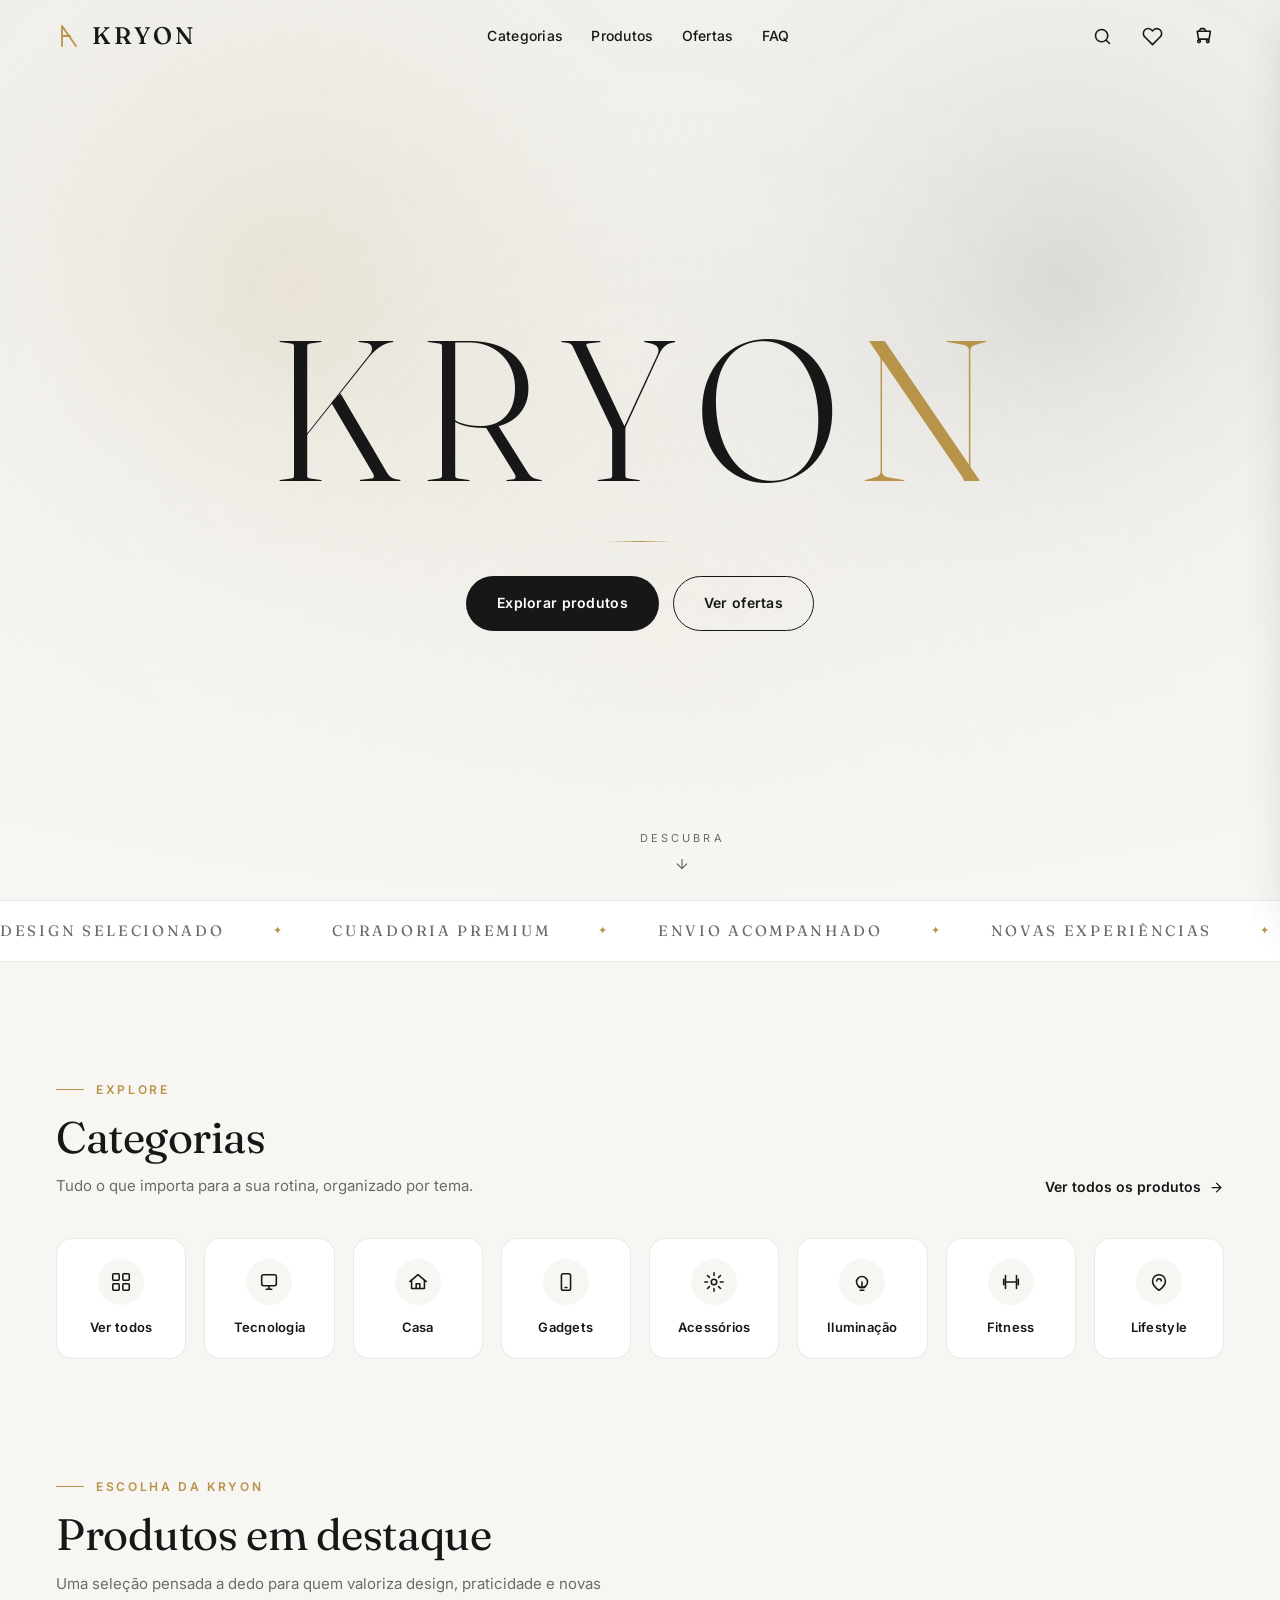
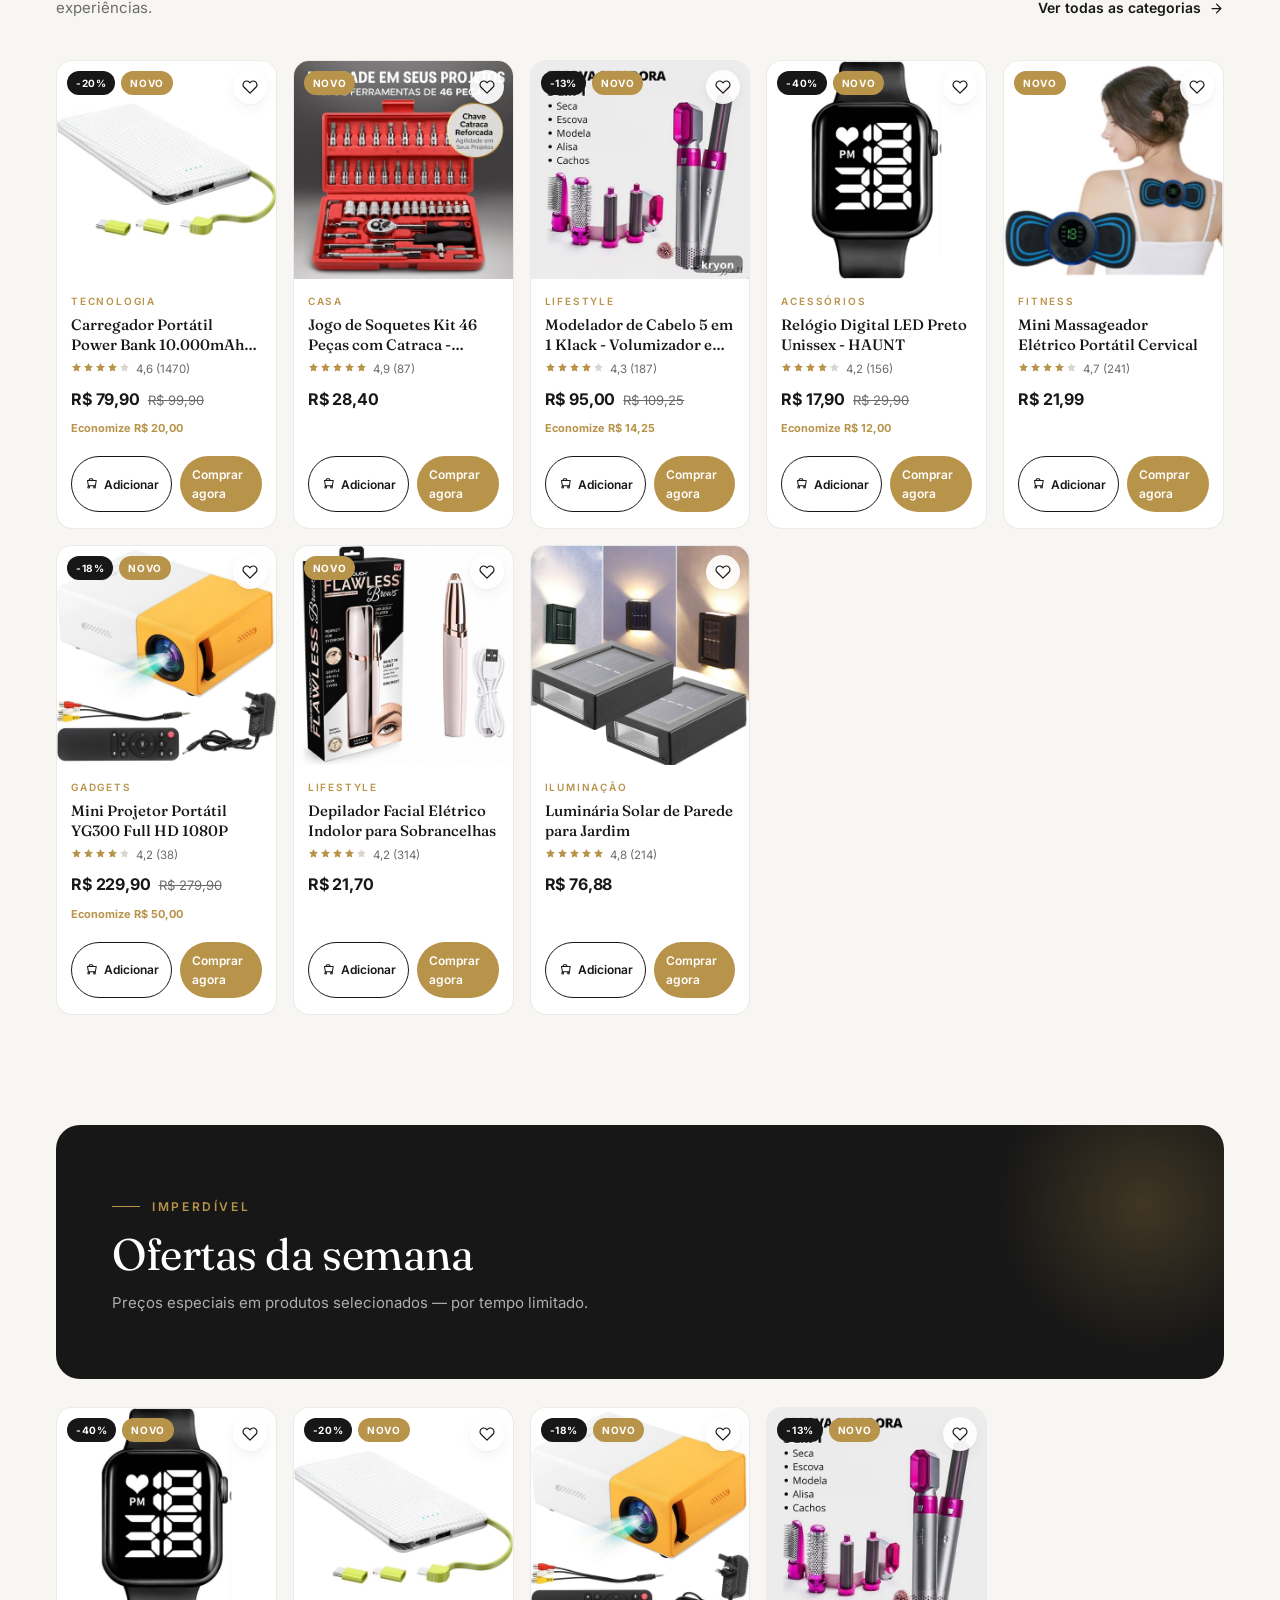
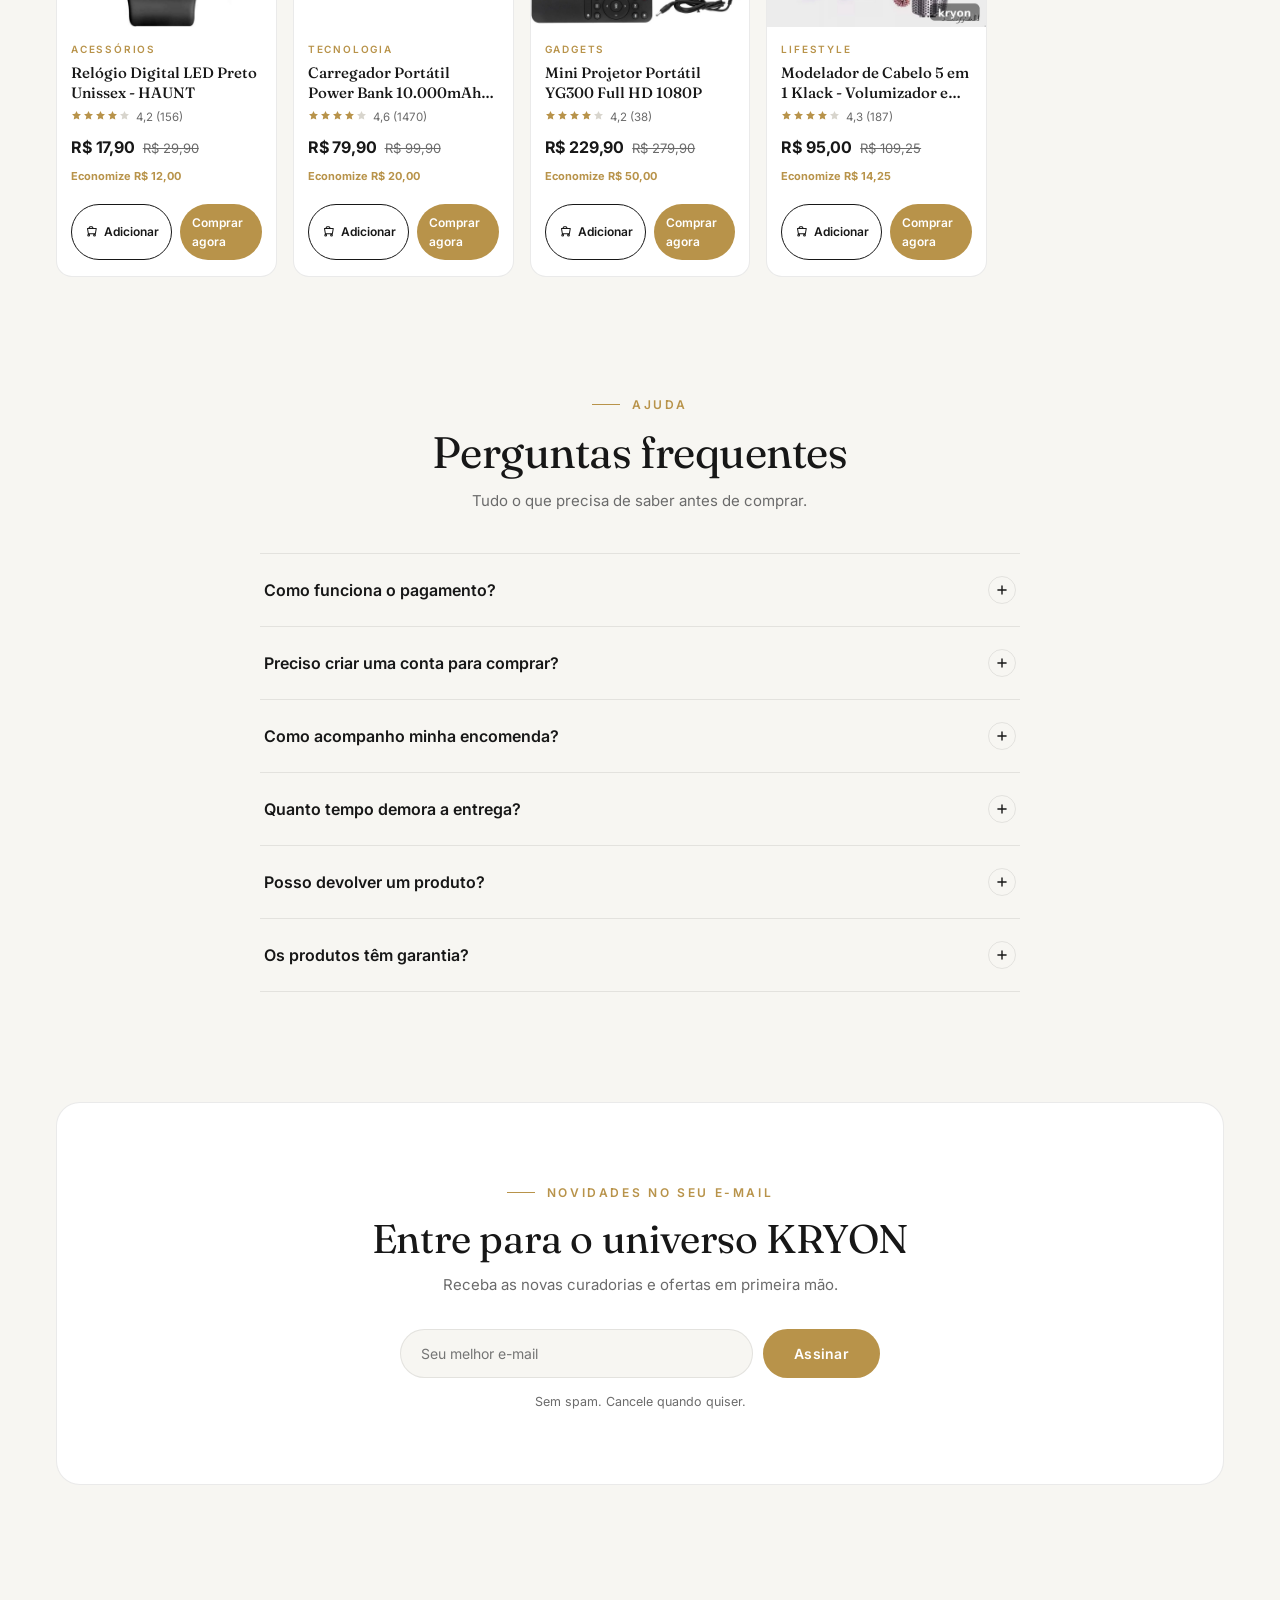
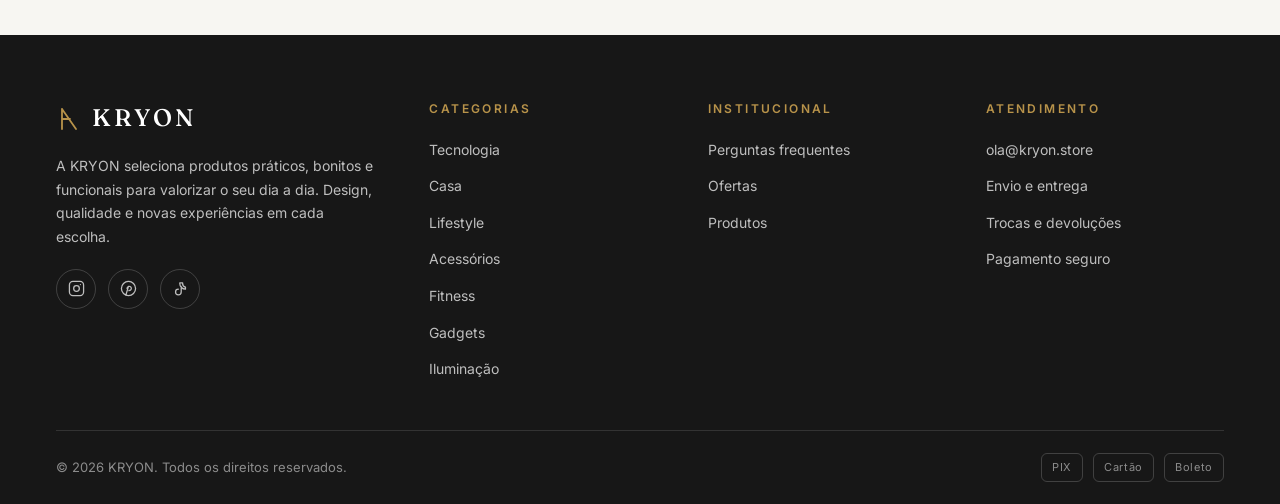
<file: index.html>
<!DOCTYPE html>
<html lang="pt-BR">
<head>
  <!-- Meta Pixel Code -->
  <script>
  !function(f,b,e,v,n,t,s)
  {if(f.fbq)return;n=f.fbq=function(){n.callMethod?
  n.callMethod.apply(n,arguments):n.queue.push(arguments)};
  if(!f._fbq)f._fbq=n;n.push=n;n.loaded=!0;n.version='2.0';
  n.queue=[];t=b.createElement(e);t.async=!0;
  t.src=v;s=b.getElementsByTagName(e)[0];
  s.parentNode.insertBefore(t,s)}(window, document,'script',
  'https://connect.facebook.net/en_US/fbevents.js');
  fbq('init', '1066936762934805');
  fbq('track', 'PageView');
  </script>
  <noscript><img height="1" width="1" style="display:none"
  src="https://www.facebook.com/tr?id=1066936762934805&ev=PageView&noscript=1"
  /></noscript>
  <!-- End Meta Pixel Code -->
  <meta name="facebook-domain-verification" content="5s74wd3usdo5ucwaxo8hqfdyksw0qx" />
  <meta charset="UTF-8" />
  <meta name="viewport" content="width=device-width, initial-scale=1.0" />
  <title>KRYON · Curadoria premium para a sua rotina</title>
  <meta name="description" content="A KRYON seleciona produtos práticos, bonitos e funcionais. Design, qualidade e novas experiências para quem valoriza uma rotina melhor." />
  <meta name="theme-color" content="#f7f6f2" />
  <meta property="og:title" content="KRYON · Curadoria premium para a sua rotina" />
  <meta property="og:description" content="Produtos selecionados para quem valoriza design, praticidade e novas experiências." />
  <meta property="og:type" content="website" />
  <link rel="icon" href="data:image/svg+xml,%3Csvg xmlns='http://www.w3.org/2000/svg' viewBox='0 0 32 32'%3E%3Crect width='32' height='32' rx='8' fill='%23171717'/%3E%3Ctext x='16' y='22' font-family='Georgia,serif' font-size='18' fill='%23B8934A' text-anchor='middle'%3EK%3C/text%3E%3C/svg%3E" />
  <link rel="preconnect" href="https://fonts.googleapis.com" />
  <link rel="preconnect" href="https://fonts.gstatic.com" crossorigin />
  <link href="https://fonts.googleapis.com/css2?family=Fraunces:opsz,wght@9..144,300;9..144,400;9..144,500;9..144,600&family=Inter:wght@400;500;600;700&display=swap" rel="stylesheet" />
  <link rel="stylesheet" href="css/kryon.css?v=3" />
  <script src="js/meta-pixel.js"></script>
</head>
<body>
  <a class="sr-only" href="#main">Pular para o conteúdo</a>

  <!-- ===== Header ===== -->
  <header class="site-header" id="siteHeader">
    <div class="container header-inner">
      <a href="index.html" class="brand" aria-label="KRYON — página inicial">
        <span class="brand-mark" aria-hidden="true">
          <svg viewBox="0 0 26 26" fill="none" stroke="#B8934A" stroke-width="1.8" stroke-linecap="round" stroke-linejoin="round">
            <path d="M6 3v20M6 3l14 20M6 13h8" />
          </svg>
        </span>
        <span>KRYON</span>
      </a>

      <nav class="header-nav" aria-label="Navegação principal">
        <a href="#categorias">Categorias</a>
        <a href="#destaques">Produtos</a>
        <a href="#ofertas">Ofertas</a>
        <a href="#faq">FAQ</a>
      </nav>

      <div class="header-actions">
        <button class="icon-btn header-search-trigger" id="searchOpen" aria-label="Abrir pesquisa" type="button">
          <svg viewBox="0 0 24 24" fill="none" stroke="currentColor" stroke-width="1.8" stroke-linecap="round" stroke-linejoin="round" aria-hidden="true">
            <circle cx="11" cy="11" r="7" />
            <path d="m20 20-3.5-3.5" />
          </svg>
        </button>
        <button class="icon-btn" id="favOpen" aria-label="Abrir favoritos" type="button">
          <svg viewBox="0 0 24 24" fill="none" stroke="currentColor" stroke-width="1.8" stroke-linecap="round" stroke-linejoin="round" aria-hidden="true">
            <path d="M20.84 4.61a5.5 5.5 0 0 0-7.78 0L12 5.67l-1.06-1.06a5.5 5.5 0 0 0-7.78 7.78l1.06 1.06L12 21.23l7.78-7.78 1.06-1.06a5.5 5.5 0 0 0 0-7.78z" />
          </svg>
          <span class="badge-count" id="favCount" hidden></span>
        </button>
        <button class="icon-btn" id="cartOpen" aria-label="Abrir carrinho" type="button">
          <svg viewBox="0 0 24 24" fill="none" stroke="currentColor" stroke-width="1.8" stroke-linecap="round" stroke-linejoin="round" aria-hidden="true">
            <path d="M6 6h15l-1.5 9h-12z" />
            <path d="M8 19a1.5 1.5 0 1 0 0-3 1.5 1.5 0 0 0 0 3z" />
            <path d="M18 19a1.5 1.5 0 1 0 0-3 1.5 1.5 0 0 0 0 3z" />
            <path d="M8 6l2-3h4l2 3" />
          </svg>
          <span class="badge-count" id="cartCount" hidden></span>
        </button>
        <button class="burger" id="burger" aria-label="Abrir menu" aria-expanded="false" type="button">
          <span></span><span></span><span></span>
        </button>
      </div>
    </div>
  </header>

  <!-- ===== Menu mobile ===== -->
  <div class="mobile-menu" id="mobileMenu" aria-hidden="true">
    <div class="mobile-menu-top">
      <a href="index.html" class="brand">
        <span class="brand-mark" aria-hidden="true">
          <svg viewBox="0 0 26 26" fill="none" stroke="#B8934A" stroke-width="1.8" stroke-linecap="round" stroke-linejoin="round">
            <path d="M6 3v20M6 3l14 20M6 13h8" />
          </svg>
        </span>
        <span>KRYON</span>
      </a>
      <button class="icon-btn" id="mobileMenuClose" aria-label="Fechar menu" type="button">
        <svg viewBox="0 0 24 24" fill="none" stroke="currentColor" stroke-width="1.8" stroke-linecap="round" stroke-linejoin="round" aria-hidden="true">
          <path d="M18 6 6 18M6 6l12 12" />
        </svg>
      </button>
    </div>
    <nav class="mobile-menu-nav" aria-label="Menu mobile">
      <a href="#categorias">Categorias</a>
      <a href="#destaques">Produtos</a>
      <a href="#ofertas">Ofertas</a>
      <a href="#faq">FAQ</a>
    </nav>
    <div class="mobile-menu-cats" id="mobileMenuCats"></div>
  </div>

  <main id="main">
    <!-- ===== Hero ===== -->
    <section class="hero" aria-label="KRYON — bem-vindo">
      <canvas class="hero-canvas" id="heroCanvas" aria-hidden="true"></canvas>
      <div class="hero-vignette" aria-hidden="true"></div>
      <div class="hero-content">
        <h1 class="hero-wordmark" id="heroWordmark" aria-label="KRYON"></h1>
        <div class="hero-rule" aria-hidden="true"></div>
        <div class="hero-actions">
          <a href="#destaques" class="btn btn-primary" id="heroExplore">Explorar produtos</a>
          <a href="#ofertas" class="btn btn-ghost" id="heroNews">Ver ofertas</a>
        </div>
      </div>
      <a href="#categorias" class="hero-scroll" aria-label="Rolar para baixo">
        <span>Descubra</span>
        <svg viewBox="0 0 24 24" fill="none" stroke="currentColor" stroke-width="1.8" stroke-linecap="round" stroke-linejoin="round" aria-hidden="true">
          <path d="M12 5v14M5 12l7 7 7-7" />
        </svg>
      </a>
    </section>

    <!-- ===== Marquee ===== -->
    <div class="marquee" aria-hidden="true">
      <div class="marquee-track" id="marqueeTrack">
        <span>Design selecionado</span>
        <span>Curadoria premium</span>
        <span>Envio acompanhado</span>
        <span>Novas experiências</span>
        <span>Praticidade no dia a dia</span>
      </div>
    </div>

    <!-- ===== Categorias ===== -->
    <section class="section" id="categorias">
      <div class="container">
        <div class="section-head reveal">
          <div>
            <span class="section-eyebrow">Explore</span>
            <h2 class="section-title">Categorias</h2>
            <p class="section-sub">Tudo o que importa para a sua rotina, organizado por tema.</p>
          </div>
          <a href="#destaques" class="section-link" data-cat="Ver todos" id="catSeeAll">
            Ver todos os produtos
            <svg viewBox="0 0 24 24" fill="none" stroke="currentColor" stroke-width="2" stroke-linecap="round" stroke-linejoin="round" aria-hidden="true"><path d="M5 12h14M12 5l7 7-7 7"/></svg>
          </a>
        </div>
        <div class="cat-grid" id="catGrid"></div>
      </div>
    </section>

    <!-- ===== Destaques ===== -->
    <section class="section" id="destaques" style="padding-top:0">
      <div class="container">
        <div class="section-head reveal">
          <div>
            <span class="section-eyebrow">Escolha da KRYON</span>
            <h2 class="section-title">Produtos em destaque</h2>
            <p class="section-sub">Uma seleção pensada a dedo para quem valoriza design, praticidade e novas experiências.</p>
          </div>
          <a href="#categorias" class="section-link">
            Ver todas as categorias
            <svg viewBox="0 0 24 24" fill="none" stroke="currentColor" stroke-width="2" stroke-linecap="round" stroke-linejoin="round" aria-hidden="true"><path d="M5 12h14M12 5l7 7-7 7"/></svg>
          </a>
        </div>
        <div class="products-grid cols-4" id="gridDestaques"></div>
      </div>
    </section>

    <!-- ===== Ofertas ===== -->
    <section class="section" id="ofertas" style="padding-top:0">
      <div class="container">
        <div class="deal-banner reveal">
          <div class="deal-banner-head">
            <div>
              <span class="section-eyebrow">Imperdível</span>
              <h2 class="section-title">Ofertas da semana</h2>
              <p class="section-sub">Preços especiais em produtos selecionados — por tempo limitado.</p>
            </div>
          </div>
        </div>
        <div class="products-grid cols-4" id="gridOfertas" style="margin-top:28px"></div>
      </div>
    </section>

    <!-- ===== FAQ ===== -->
    <section class="section" id="faq" style="padding-top:0">
      <div class="container">
        <div class="section-head reveal" style="justify-content:center; text-align:center">
          <div style="margin:0 auto">
            <span class="section-eyebrow" style="justify-content:center">Ajuda</span>
            <h2 class="section-title">Perguntas frequentes</h2>
            <p class="section-sub" style="margin-left:auto; margin-right:auto">Tudo o que precisa de saber antes de comprar.</p>
          </div>
        </div>
        <div class="faq-wrap reveal" id="faqWrap"></div>
      </div>
    </section>

    <!-- ===== Newsletter ===== -->
    <section class="section" style="padding-top:0">
      <div class="container">
        <div class="newsletter reveal">
          <span class="section-eyebrow">Novidades no seu e-mail</span>
          <h2 class="section-title">Entre para o universo KRYON</h2>
          <p class="section-sub" style="margin-left:auto; margin-right:auto">Receba as novas curadorias e ofertas em primeira mão.</p>
          <form class="newsletter-form" id="newsletterForm">
            <label class="sr-only" for="newsletterEmail">Seu e-mail</label>
            <input type="email" id="newsletterEmail" placeholder="Seu melhor e-mail" required />
            <button type="submit" class="btn btn-gold">Assinar</button>
          </form>
          <p class="newsletter-note">Sem spam. Cancele quando quiser.</p>
        </div>
      </div>
    </section>
  </main>

  <!-- ===== Footer ===== -->
  <footer class="site-footer">
    <div class="container">
      <div class="footer-main">
        <div class="footer-brand">
          <a href="index.html" class="brand">
            <span class="brand-mark" aria-hidden="true">
              <svg viewBox="0 0 26 26" fill="none" stroke="#B8934A" stroke-width="1.8" stroke-linecap="round" stroke-linejoin="round">
                <path d="M6 3v20M6 3l14 20M6 13h8" />
              </svg>
            </span>
            <span>KRYON</span>
          </a>
          <p class="footer-desc" id="footerDesc"></p>
          <div class="footer-social">
            <a href="#" aria-label="Instagram" rel="noopener nofollow">
              <svg viewBox="0 0 24 24" fill="none" stroke="currentColor" stroke-width="1.8" stroke-linecap="round" stroke-linejoin="round" aria-hidden="true"><rect x="2" y="2" width="20" height="20" rx="5"/><circle cx="12" cy="12" r="4"/><path d="M17.5 6.5h.01"/></svg>
            </a>
            <a href="#" aria-label="Pinterest" rel="noopener nofollow">
              <svg viewBox="0 0 24 24" fill="none" stroke="currentColor" stroke-width="1.8" stroke-linecap="round" stroke-linejoin="round" aria-hidden="true"><circle cx="12" cy="12" r="10"/><path d="M8.5 20.5 12 9M10 12a3 3 0 1 1 5 2.2c-.6.6-1.5.8-2.5.8"/></svg>
            </a>
            <a href="#" aria-label="TikTok" rel="noopener nofollow">
              <svg viewBox="0 0 24 24" fill="none" stroke="currentColor" stroke-width="1.8" stroke-linecap="round" stroke-linejoin="round" aria-hidden="true"><path d="M15 5a5 5 0 0 0 4 5v3a8 8 0 0 1-8-8V4h4v1zM9 13a4 4 0 1 0 0 8 4 4 0 0 0 4-4V9"/></svg>
            </a>
          </div>
        </div>
        <div class="footer-col">
          <div class="footer-col-title">Categorias</div>
          <ul id="footerCats"></ul>
        </div>
        <div class="footer-col">
          <div class="footer-col-title">Institucional</div>
          <ul>
            <li><a href="#faq">Perguntas frequentes</a></li>
            <li><a href="#ofertas">Ofertas</a></li>
            <li><a href="#destaques">Produtos</a></li>
          </ul>
        </div>
        <div class="footer-col">
          <div class="footer-col-title">Atendimento</div>
          <ul>
            <li><a href="mailto:ola@kryon.store">ola@kryon.store</a></li>
            <li><a href="#faq">Envio e entrega</a></li>
            <li><a href="#faq">Trocas e devoluções</a></li>
            <li><a href="#faq">Pagamento seguro</a></li>
          </ul>
        </div>
      </div>
      <div class="footer-bottom">
        <span>© <span id="ano"></span> KRYON. Todos os direitos reservados.</span>
        <div class="footer-payments" aria-label="Formas de pagamento">
          <span>PIX</span>
          <span>Cartão</span>
          <span>Boleto</span>
        </div>
      </div>
    </div>
  </footer>

  <!-- ===== Drawer: carrinho ===== -->
  <div class="drawer-overlay" id="cartOverlay"></div>
  <aside class="drawer" id="cartDrawer" aria-label="Carrinho de compras" aria-hidden="true">
    <div class="drawer-head">
      <div class="drawer-title">
        Carrinho
        <span class="drawer-count" id="cartCountText"></span>
      </div>
      <button class="drawer-close" id="cartClose" aria-label="Fechar carrinho" type="button">
        <svg viewBox="0 0 24 24" fill="none" stroke="currentColor" stroke-width="1.8" stroke-linecap="round" stroke-linejoin="round" aria-hidden="true"><path d="M18 6 6 18M6 6l12 12"/></svg>
      </button>
    </div>
    <div class="drawer-body">
      <div class="drawer-empty" id="cartEmpty">
        <svg viewBox="0 0 24 24" fill="none" stroke="currentColor" stroke-width="1.4" stroke-linecap="round" stroke-linejoin="round" aria-hidden="true">
          <path d="M6 6h15l-1.5 9h-12z"/><path d="M8 19a1.5 1.5 0 1 0 0-3 1.5 1.5 0 0 0 0 3z"/><path d="M18 19a1.5 1.5 0 1 0 0-3 1.5 1.5 0 0 0 0 3z"/><path d="M8 6l2-3h4l2 3"/>
        </svg>
        <h3>Seu carrinho está vazio</h3>
        <p>Explore a curadoria KRYON e adicione produtos que merecem fazer parte da sua rotina.</p>
        <a href="#destaques" class="btn btn-primary btn-sm" id="cartContinue">Explorar produtos</a>
      </div>
      <ul class="cart-list" id="cartItems"></ul>
    </div>
    <div class="drawer-footer" id="cartFooter" hidden>
      <div class="drawer-total">
        <span>Subtotal</span>
        <strong id="cartSubtotal">R$ 0,00</strong>
      </div>
      <button class="btn btn-primary btn-block" id="cartCheckout" type="button">Finalizar compra</button>
      <p class="drawer-footer-note">
        <svg viewBox="0 0 24 24" fill="none" stroke="currentColor" stroke-width="1.8" stroke-linecap="round" stroke-linejoin="round" aria-hidden="true"><rect x="3" y="11" width="18" height="11" rx="2"/><path d="M7 11V7a5 5 0 0 1 10 0v4"/></svg>
        Pagamento seguro em página externa
      </p>
    </div>
  </aside>

  <!-- ===== Drawer: favoritos ===== -->
  <div class="drawer-overlay" id="favOverlay"></div>
  <aside class="drawer" id="favDrawer" aria-label="Favoritos" aria-hidden="true">
    <div class="drawer-head">
      <div class="drawer-title">
        Favoritos
        <span class="drawer-count" id="favCountText"></span>
      </div>
      <button class="drawer-close" id="favClose" aria-label="Fechar favoritos" type="button">
        <svg viewBox="0 0 24 24" fill="none" stroke="currentColor" stroke-width="1.8" stroke-linecap="round" stroke-linejoin="round" aria-hidden="true"><path d="M18 6 6 18M6 6l12 12"/></svg>
      </button>
    </div>
    <div class="drawer-body">
      <div class="drawer-empty" id="favEmpty">
        <svg viewBox="0 0 24 24" fill="none" stroke="currentColor" stroke-width="1.4" stroke-linecap="round" stroke-linejoin="round" aria-hidden="true">
          <path d="M20.84 4.61a5.5 5.5 0 0 0-7.78 0L12 5.67l-1.06-1.06a5.5 5.5 0 0 0-7.78 7.78l1.06 1.06L12 21.23l7.78-7.78 1.06-1.06a5.5 5.5 0 0 0 0-7.78z"/>
        </svg>
        <h3>Nenhum favorito ainda</h3>
        <p>Toque no coração dos produtos que gostar para guardá-los aqui.</p>
        <a href="#destaques" class="btn btn-primary btn-sm" id="favContinue">Explorar produtos</a>
      </div>
      <div class="cart-list" id="favItems" style="gap:12px"></div>
    </div>
  </aside>

  <!-- ===== Pesquisa overlay ===== -->
  <div class="search-overlay" id="searchOverlay" aria-label="Pesquisa" aria-hidden="true">
    <button class="search-close" id="searchClose" aria-label="Fechar pesquisa" type="button">
      <svg viewBox="0 0 24 24" fill="none" stroke="currentColor" stroke-width="1.8" stroke-linecap="round" stroke-linejoin="round" aria-hidden="true"><path d="M18 6 6 18M6 6l12 12"/></svg>
    </button>
    <div class="search-bar">
      <div class="search-input-wrap">
        <svg viewBox="0 0 24 24" fill="none" stroke="currentColor" stroke-width="1.6" stroke-linecap="round" stroke-linejoin="round" aria-hidden="true">
          <circle cx="11" cy="11" r="7" /><path d="m20 20-3.5-3.5" />
        </svg>
        <label class="sr-only" for="searchInput">Pesquisar produtos</label>
        <input type="search" id="searchInput" placeholder="O que procura?" autocomplete="off" />
      </div>
    </div>
    <div class="search-results" id="searchResults"></div>
  </div>

  <button class="back-top" id="backTop" aria-label="Voltar ao topo" type="button">
    <svg viewBox="0 0 24 24" fill="none" stroke="currentColor" stroke-width="1.8" stroke-linecap="round" stroke-linejoin="round" aria-hidden="true"><path d="M12 19V5M5 12l7-7 7 7"/></svg>
  </button>

  <div class="toast" id="toast" role="status" aria-live="polite"></div>

  <script src="js/produtos.js?v=2"></script>
  <script src="js/cart.js?v=2"></script>
  <script src="js/ui.js?v=2"></script>
  <script src="js/app.js?v=2"></script>
</body>
</html>
</file>
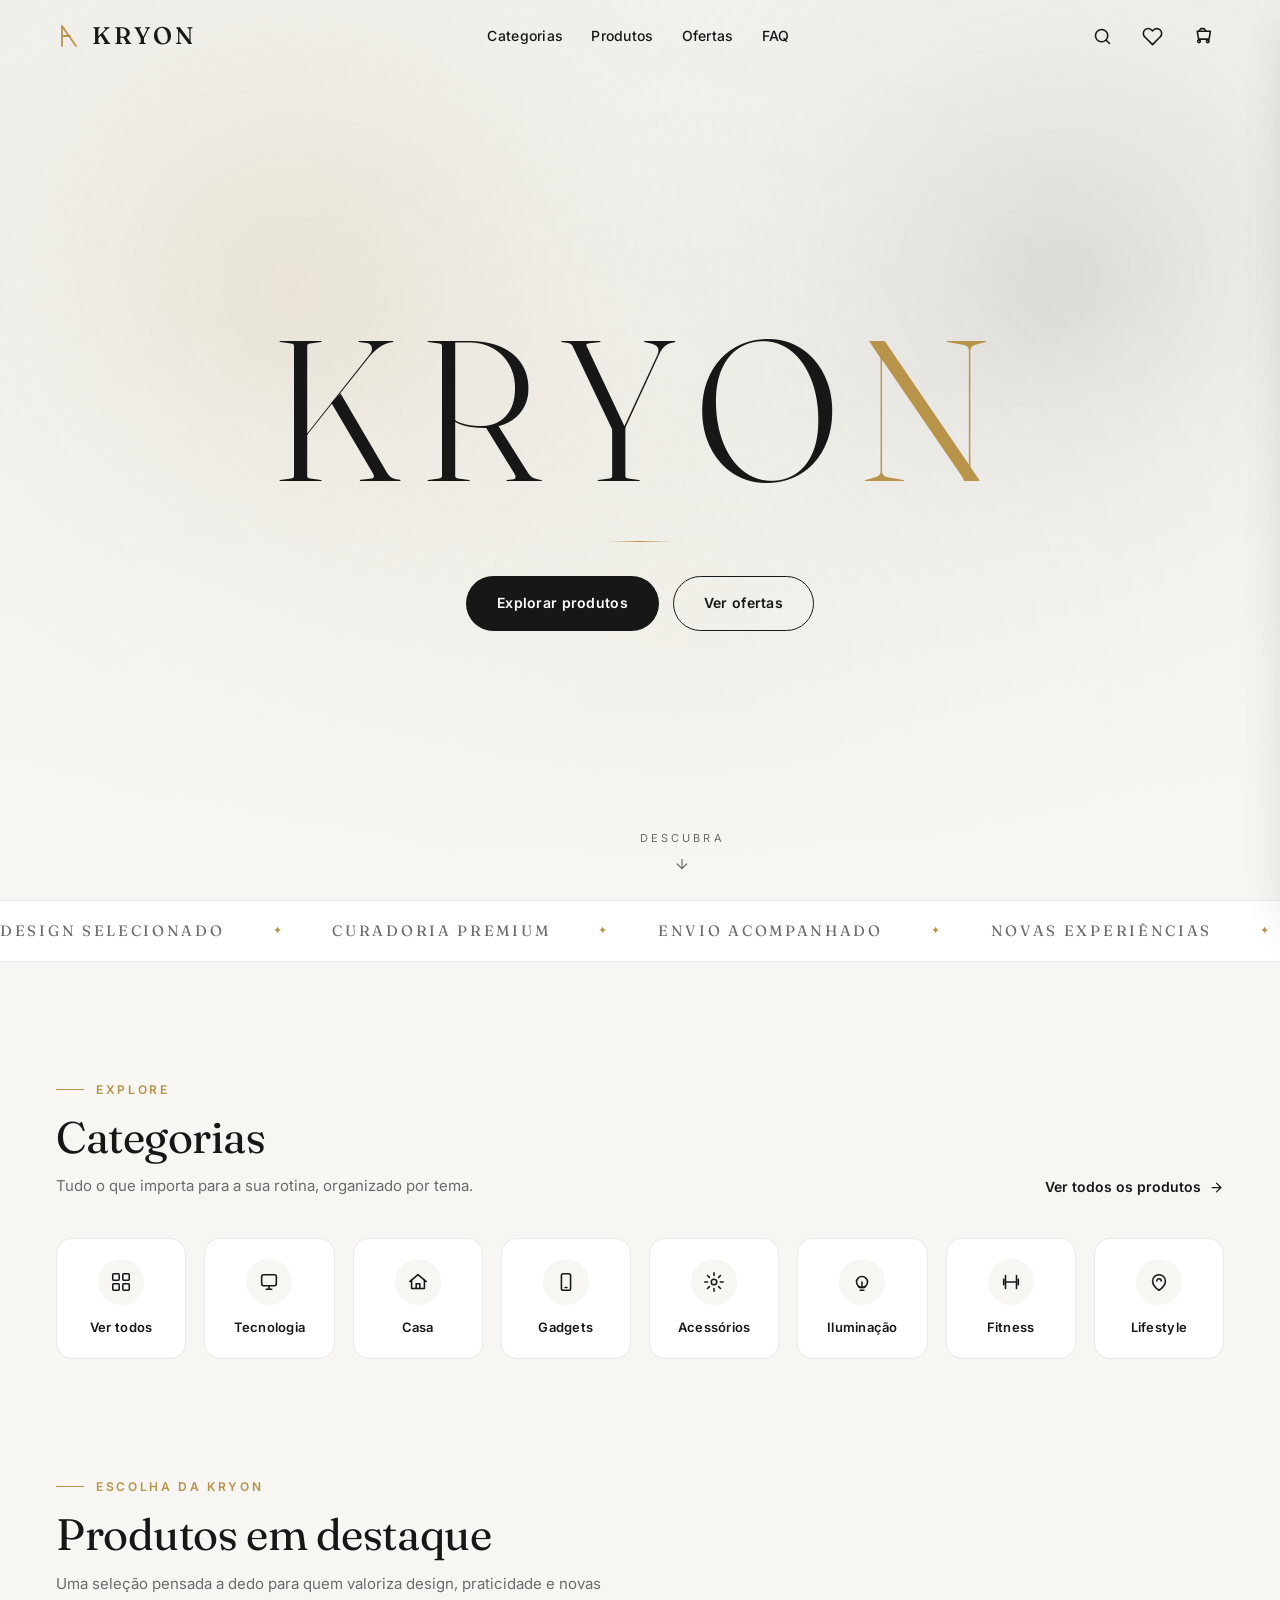
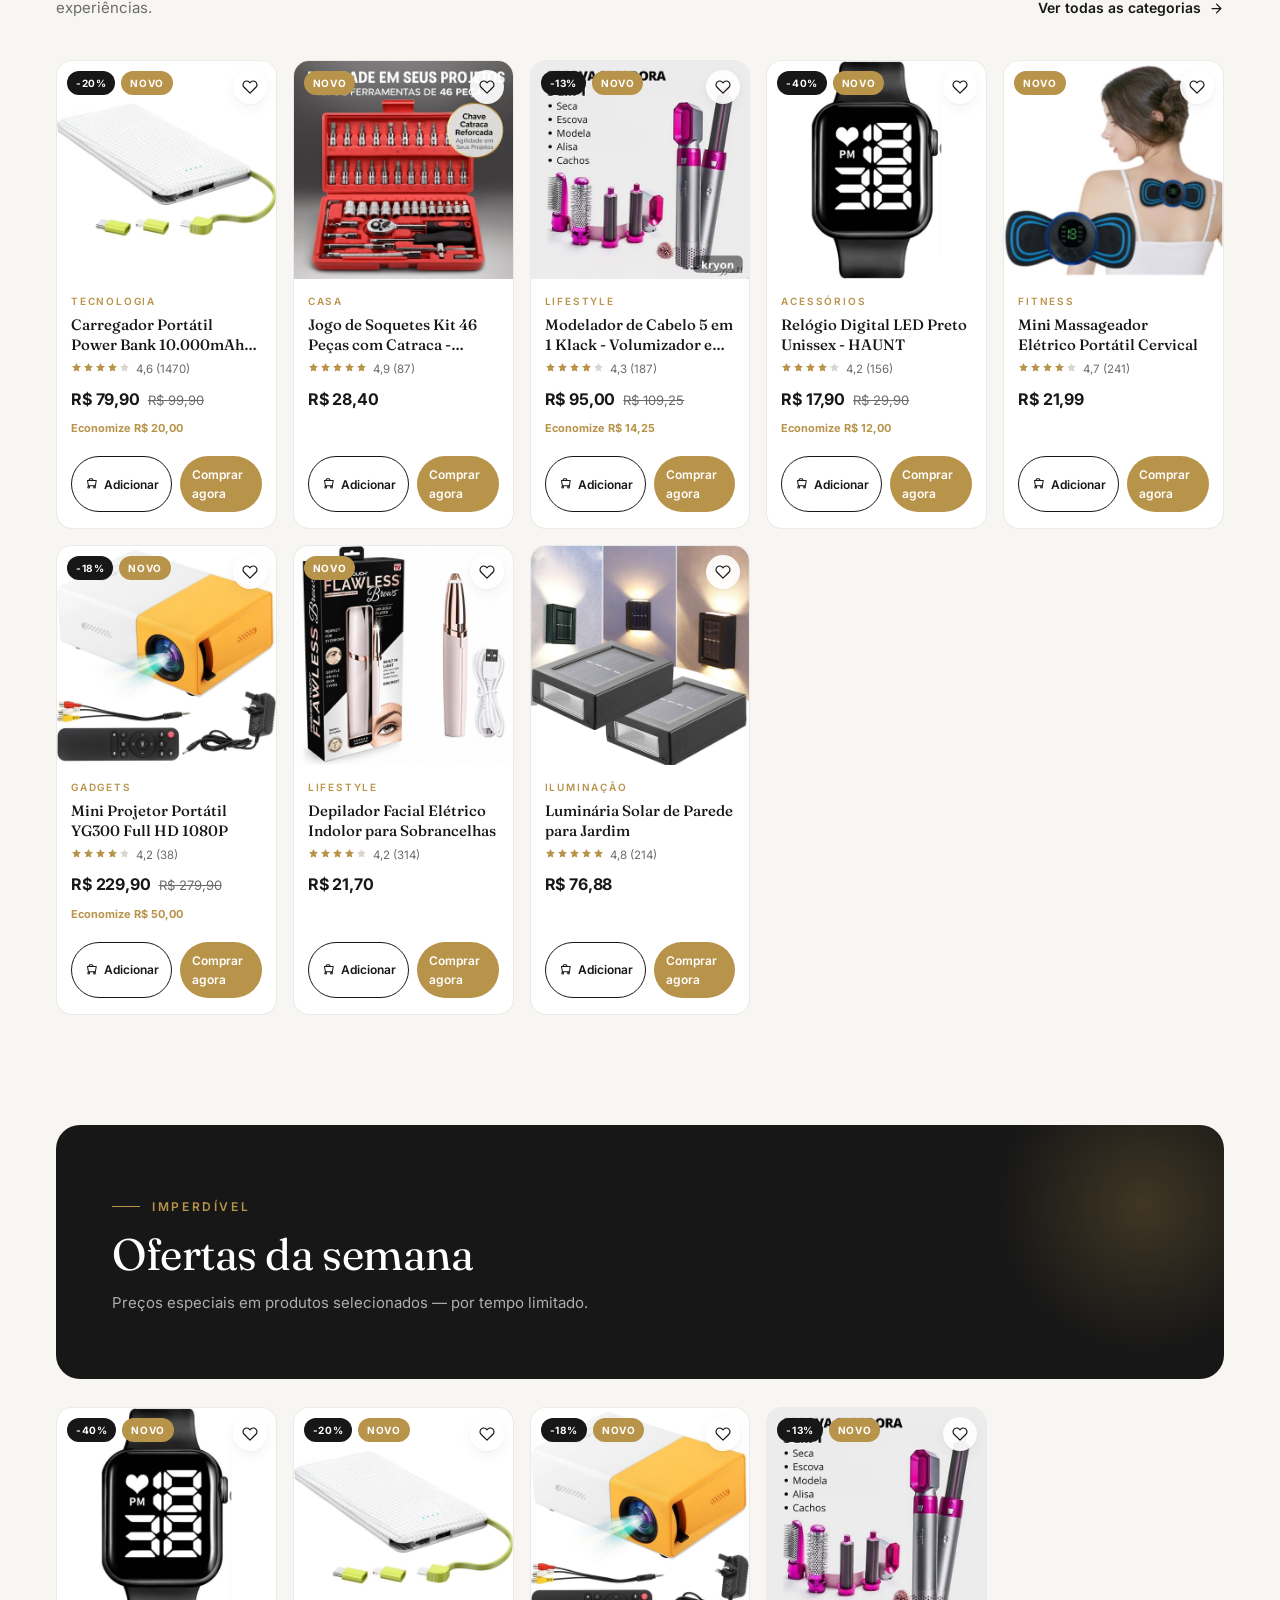
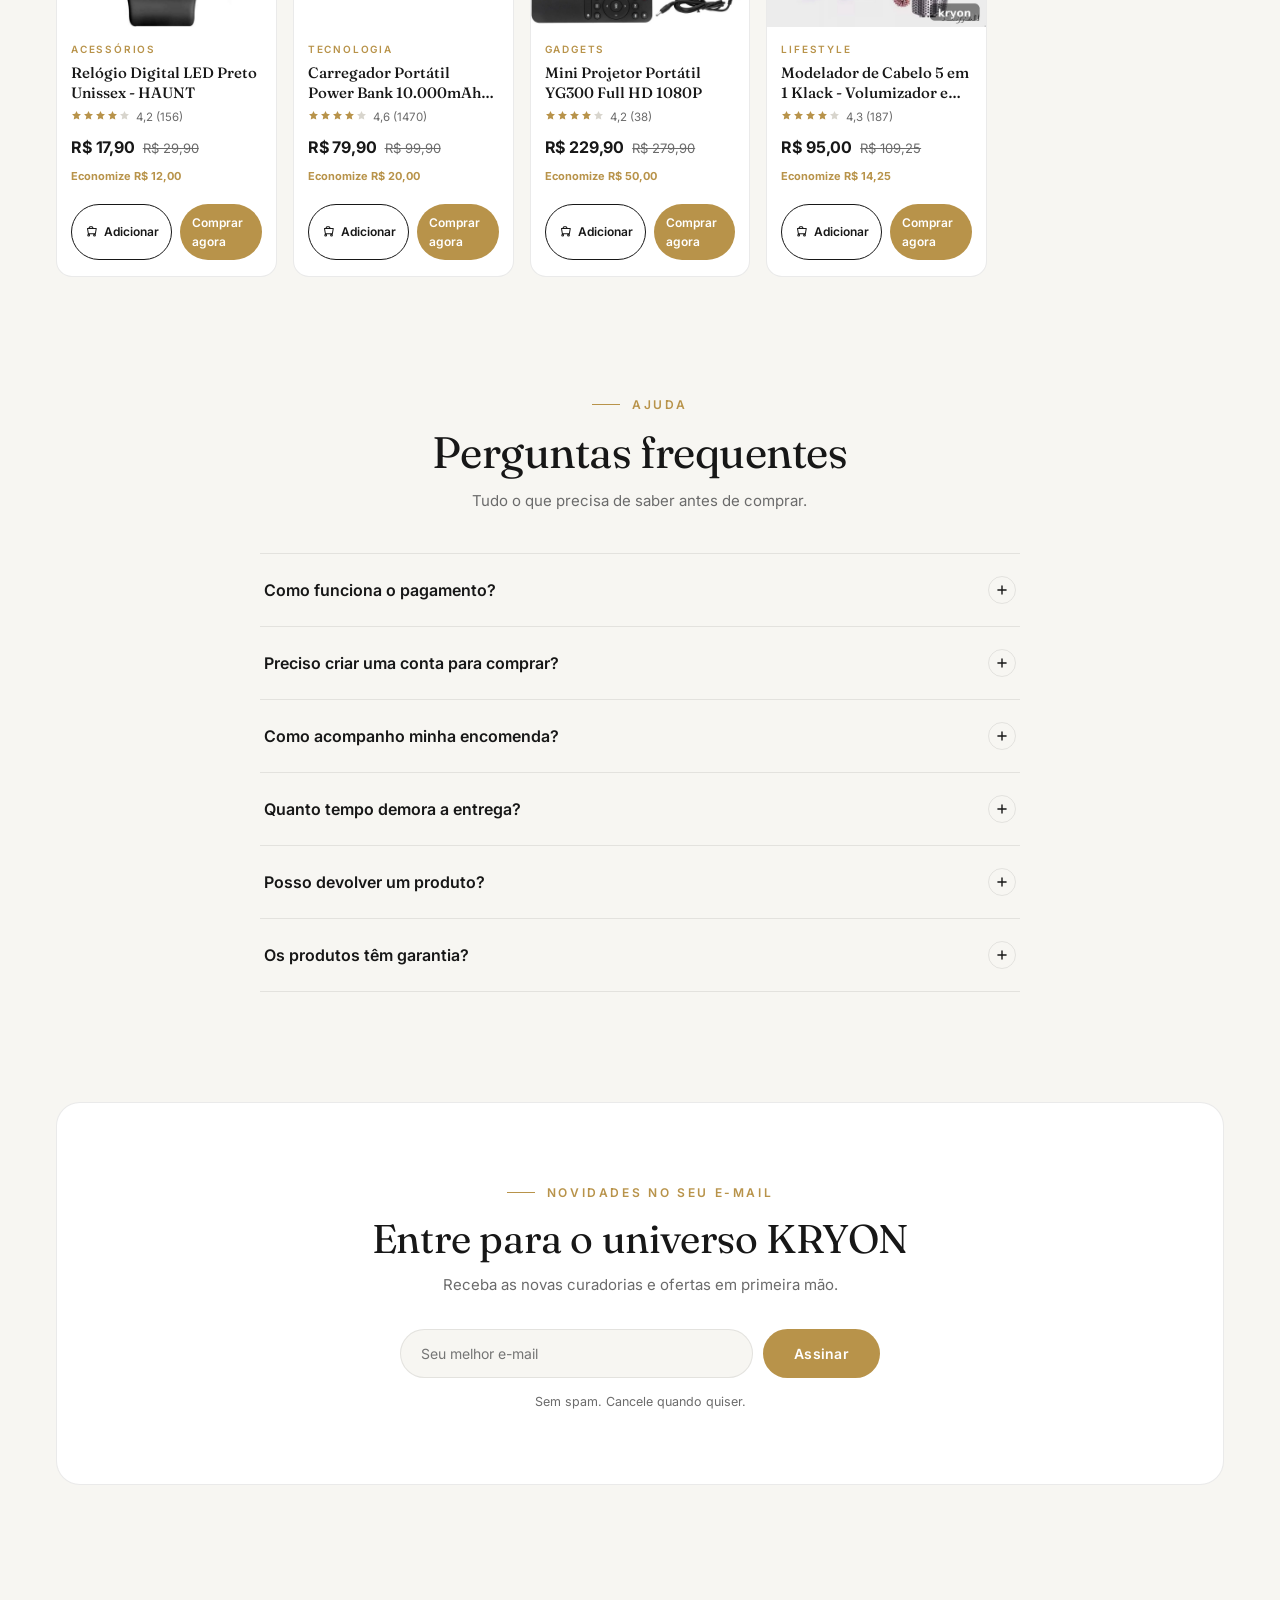
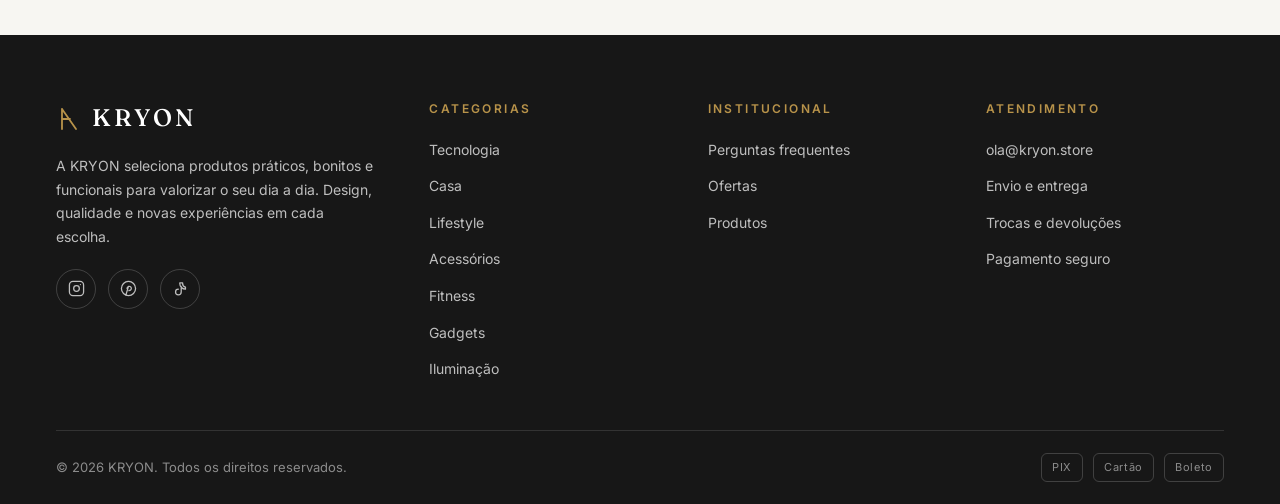
<file: produto.html>
<!DOCTYPE html>
<html lang="pt-BR">
<head>
  <!-- Meta Pixel Code -->
  <script>
  !function(f,b,e,v,n,t,s)
  {if(f.fbq)return;n=f.fbq=function(){n.callMethod?
  n.callMethod.apply(n,arguments):n.queue.push(arguments)};
  if(!f._fbq)f._fbq=n;n.push=n;n.loaded=!0;n.version='2.0';
  n.queue=[];t=b.createElement(e);t.async=!0;
  t.src=v;s=b.getElementsByTagName(e)[0];
  s.parentNode.insertBefore(t,s)}(window, document,'script',
  'https://connect.facebook.net/en_US/fbevents.js');
  fbq('init', '1066936762934805');
  fbq('track', 'PageView');
  </script>
  <noscript><img height="1" width="1" style="display:none"
  src="https://www.facebook.com/tr?id=1066936762934805&ev=PageView&noscript=1"
  /></noscript>
  <!-- End Meta Pixel Code -->
  <meta charset="UTF-8" />
  <meta name="viewport" content="width=device-width, initial-scale=1.0" />
  <title>Produto · KRYON</title>
  <meta name="description" content="KRYON · Curadoria premium para a sua rotina." />
  <meta name="theme-color" content="#f7f6f2" />
  <meta property="og:title" content="KRYON" />
  <meta property="og:description" content="Produtos selecionados para quem valoriza design, praticidade e novas experiências." />
  <meta property="og:type" content="product" />
  <link rel="icon" href="data:image/svg+xml,%3Csvg xmlns='http://www.w3.org/2000/svg' viewBox='0 0 32 32'%3E%3Crect width='32' height='32' rx='8' fill='%23171717'/%3E%3Ctext x='16' y='22' font-family='Georgia,serif' font-size='18' fill='%23B8934A' text-anchor='middle'%3EK%3C/text%3E%3C/svg%3E" />
  <link rel="preconnect" href="https://fonts.googleapis.com" />
  <link rel="preconnect" href="https://fonts.gstatic.com" crossorigin />
  <link href="https://fonts.googleapis.com/css2?family=Fraunces:opsz,wght@9..144,300;9..144,400;9..144,500;9..144,600&family=Inter:wght@400;500;600;700&display=swap" rel="stylesheet" />
  <link rel="stylesheet" href="css/kryon.css?v=3" />
  <script src="js/meta-pixel.js"></script>
</head>
<body>
  <a class="sr-only" href="#main">Pular para o conteúdo</a>

  <!-- ===== Header ===== -->
  <header class="site-header" id="siteHeader">
    <div class="container header-inner">
      <a href="index.html" class="brand" aria-label="KRYON — página inicial">
        <span class="brand-mark" aria-hidden="true">
          <svg viewBox="0 0 26 26" fill="none" stroke="#B8934A" stroke-width="1.8" stroke-linecap="round" stroke-linejoin="round">
            <path d="M6 3v20M6 3l14 20M6 13h8" />
          </svg>
        </span>
        <span>KRYON</span>
      </a>

      <nav class="header-nav" aria-label="Navegação principal">
        <a href="index.html#categorias">Categorias</a>
        <a href="index.html#destaques">Produtos</a>
        <a href="index.html#ofertas">Ofertas</a>
        <a href="index.html#faq">FAQ</a>
      </nav>

      <div class="header-actions">
        <button class="icon-btn header-search-trigger" id="searchOpen" aria-label="Abrir pesquisa" type="button">
          <svg viewBox="0 0 24 24" fill="none" stroke="currentColor" stroke-width="1.8" stroke-linecap="round" stroke-linejoin="round" aria-hidden="true">
            <circle cx="11" cy="11" r="7" />
            <path d="m20 20-3.5-3.5" />
          </svg>
        </button>
        <button class="icon-btn" id="favOpen" aria-label="Abrir favoritos" type="button">
          <svg viewBox="0 0 24 24" fill="none" stroke="currentColor" stroke-width="1.8" stroke-linecap="round" stroke-linejoin="round" aria-hidden="true">
            <path d="M20.84 4.61a5.5 5.5 0 0 0-7.78 0L12 5.67l-1.06-1.06a5.5 5.5 0 0 0-7.78 7.78l1.06 1.06L12 21.23l7.78-7.78 1.06-1.06a5.5 5.5 0 0 0 0-7.78z" />
          </svg>
          <span class="badge-count" id="favCount" hidden></span>
        </button>
        <button class="icon-btn" id="cartOpen" aria-label="Abrir carrinho" type="button">
          <svg viewBox="0 0 24 24" fill="none" stroke="currentColor" stroke-width="1.8" stroke-linecap="round" stroke-linejoin="round" aria-hidden="true">
            <path d="M6 6h15l-1.5 9h-12z" />
            <path d="M8 19a1.5 1.5 0 1 0 0-3 1.5 1.5 0 0 0 0 3z" />
            <path d="M18 19a1.5 1.5 0 1 0 0-3 1.5 1.5 0 0 0 0 3z" />
            <path d="M8 6l2-3h4l2 3" />
          </svg>
          <span class="badge-count" id="cartCount" hidden></span>
        </button>
        <button class="burger" id="burger" aria-label="Abrir menu" aria-expanded="false" type="button">
          <span></span><span></span><span></span>
        </button>
      </div>
    </div>
  </header>

  <!-- ===== Menu mobile ===== -->
  <div class="mobile-menu" id="mobileMenu" aria-hidden="true">
    <div class="mobile-menu-top">
      <a href="index.html" class="brand">
        <span class="brand-mark" aria-hidden="true">
          <svg viewBox="0 0 26 26" fill="none" stroke="#B8934A" stroke-width="1.8" stroke-linecap="round" stroke-linejoin="round">
            <path d="M6 3v20M6 3l14 20M6 13h8" />
          </svg>
        </span>
        <span>KRYON</span>
      </a>
      <button class="icon-btn" id="mobileMenuClose" aria-label="Fechar menu" type="button">
        <svg viewBox="0 0 24 24" fill="none" stroke="currentColor" stroke-width="1.8" stroke-linecap="round" stroke-linejoin="round" aria-hidden="true">
          <path d="M18 6 6 18M6 6l12 12" />
        </svg>
      </button>
    </div>
    <nav class="mobile-menu-nav" aria-label="Menu mobile">
      <a href="index.html#categorias">Categorias</a>
      <a href="index.html#destaques">Produtos</a>
      <a href="index.html#ofertas">Ofertas</a>
      <a href="index.html#faq">FAQ</a>
    </nav>
    <div class="mobile-menu-cats" id="mobileMenuCats"></div>
  </div>

  <main id="main" class="product-page">
    <div class="container">
      <!-- ===== Breadcrumb ===== -->
      <nav class="breadcrumb" aria-label="Localização atual">
        <a href="index.html">Início</a>
        <span class="sep">/</span>
        <a href="index.html#categorias" id="bcCat">Categoria</a>
        <span class="sep">/</span>
        <span id="bcName">Produto</span>
      </nav>

      <div class="product-layout">
        <!-- ===== Galeria ===== -->
        <div class="product-gallery reveal">
          <div class="gallery-main" id="galleryMain">
            <img id="gMain" src="" alt="" />
            <video id="gVideo" controls playsinline preload="metadata" hidden></video>
          </div>
          <div class="gallery-thumbs" id="gThumbs"></div>
        </div>

        <!-- ===== Info ===== -->
        <div class="product-info reveal d1">
          <span class="product-cat" id="pdCategoria">Categoria</span>
          <h1 class="product-title" id="pdNome">Produto</h1>

          <div class="product-rating">
            <span class="stars" id="pdStars"></span>
            <span class="rating-value" id="pdRatingValue"></span>
            <span id="pdRatingCount"></span>
          </div>

          <p class="product-short" id="pdCurto"></p>

          <div class="product-price-row">
            <span class="price" id="pdPreco"></span>
            <span class="price-old" id="pdPrecoAntigo" hidden></span>
            <span class="price-save-badge" id="pdDesconto" hidden></span>
          </div>

          <span class="product-stock" id="pdStock"></span>

          <div class="product-cta-row">
            <div class="qty-stepper">
              <button type="button" data-step="-1" aria-label="Diminuir quantidade">−</button>
              <input type="number" id="cartQty" value="1" min="1" max="99" aria-label="Quantidade" />
              <button type="button" data-step="1" aria-label="Aumentar quantidade">+</button>
            </div>
            <button class="btn btn-primary" id="pdAddCart" type="button">
              <svg viewBox="0 0 24 24" fill="none" stroke="currentColor" stroke-width="1.8" stroke-linecap="round" stroke-linejoin="round" aria-hidden="true"><path d="M6 6h15l-1.5 9h-12z"/><path d="M8 19a1.5 1.5 0 1 0 0-3 1.5 1.5 0 0 0 0 3z"/><path d="M18 19a1.5 1.5 0 1 0 0-3 1.5 1.5 0 0 0 0 3z"/><path d="M8 6l2-3h4l2 3"/></svg>
              Adicionar ao carrinho
            </button>
            <button class="btn btn-gold" id="pdBuyBtn" type="button">
              <svg viewBox="0 0 24 24" fill="none" stroke="currentColor" stroke-width="1.8" stroke-linecap="round" stroke-linejoin="round" aria-hidden="true"><path d="M5 12h14M12 5l7 7-7 7"/></svg>
              Comprar agora
            </button>
            <button class="icon-btn" id="pdFav" aria-label="Adicionar aos favoritos" style="width:50px;height:50px;border:1px solid var(--line);border-radius:50%" type="button">
              <svg viewBox="0 0 24 24" fill="none" stroke="currentColor" stroke-width="1.8" stroke-linecap="round" stroke-linejoin="round" aria-hidden="true">
                <path d="M20.84 4.61a5.5 5.5 0 0 0-7.78 0L12 5.67l-1.06-1.06a5.5 5.5 0 0 0-7.78 7.78l1.06 1.06L12 21.23l7.78-7.78 1.06-1.06a5.5 5.5 0 0 0 0-7.78z" />
              </svg>
            </button>
          </div>

          <div class="product-features">
            <div class="product-feature">
              <svg viewBox="0 0 24 24" fill="none" stroke="currentColor" stroke-width="1.8" stroke-linecap="round" stroke-linejoin="round" aria-hidden="true"><rect x="3" y="11" width="18" height="11" rx="2"/><path d="M7 11V7a5 5 0 0 1 10 0v4"/></svg>
              Pagamento seguro
            </div>
            <div class="product-feature">
              <svg viewBox="0 0 24 24" fill="none" stroke="currentColor" stroke-width="1.8" stroke-linecap="round" stroke-linejoin="round" aria-hidden="true"><path d="M3 7h18M3 7l1.5 12h15L21 7M9 4h6l1 3H8l1-3z"/></svg>
              Envio acompanhado
            </div>
            <div class="product-feature">
              <svg viewBox="0 0 24 24" fill="none" stroke="currentColor" stroke-width="1.8" stroke-linecap="round" stroke-linejoin="round" aria-hidden="true"><path d="M20 6 9 17l-5-5"/></svg>
              Qualidade selecionada
            </div>
          </div>

          <!-- ===== Accordion ===== -->
          <div class="product-accordion">
            <div class="accordion-item open">
              <button class="accordion-trigger" aria-expanded="true" type="button">
                Descrição
                <span class="accordion-chev"><svg viewBox="0 0 24 24" fill="none" stroke="currentColor" stroke-width="2" stroke-linecap="round" stroke-linejoin="round" aria-hidden="true"><path d="M12 5v14M5 12h14"/></svg></span>
              </button>
              <div class="accordion-panel">
                <div class="accordion-panel-inner">
                  <p id="pdDesc"></p>
                </div>
              </div>
            </div>
            <div class="accordion-item">
              <button class="accordion-trigger" aria-expanded="false" type="button">
                Benefícios
                <span class="accordion-chev"><svg viewBox="0 0 24 24" fill="none" stroke="currentColor" stroke-width="2" stroke-linecap="round" stroke-linejoin="round" aria-hidden="true"><path d="M12 5v14M5 12h14"/></svg></span>
              </button>
              <div class="accordion-panel">
                <div class="accordion-panel-inner">
                  <ul id="pdBeneficios"></ul>
                </div>
              </div>
            </div>
            <div class="accordion-item" id="comoFuncionaSec">
              <button class="accordion-trigger" aria-expanded="false" type="button">
                Como funciona
                <span class="accordion-chev"><svg viewBox="0 0 24 24" fill="none" stroke="currentColor" stroke-width="2" stroke-linecap="round" stroke-linejoin="round" aria-hidden="true"><path d="M12 5v14M5 12h14"/></svg></span>
              </button>
              <div class="accordion-panel">
                <div class="accordion-panel-inner">
                  <div class="steps" id="pdComoFunciona"></div>
                </div>
              </div>
            </div>
            <div class="accordion-item" id="porqueSec">
              <button class="accordion-trigger" aria-expanded="false" type="button">
                Por que escolher
                <span class="accordion-chev"><svg viewBox="0 0 24 24" fill="none" stroke="currentColor" stroke-width="2" stroke-linecap="round" stroke-linejoin="round" aria-hidden="true"><path d="M12 5v14M5 12h14"/></svg></span>
              </button>
              <div class="accordion-panel">
                <div class="accordion-panel-inner">
                  <ul id="pdPorque"></ul>
                </div>
              </div>
            </div>
            <div class="accordion-item">
              <button class="accordion-trigger" aria-expanded="false" type="button">
                Perguntas frequentes
                <span class="accordion-chev"><svg viewBox="0 0 24 24" fill="none" stroke="currentColor" stroke-width="2" stroke-linecap="round" stroke-linejoin="round" aria-hidden="true"><path d="M12 5v14M5 12h14"/></svg></span>
              </button>
              <div class="accordion-panel">
                <div class="accordion-panel-inner">
                  <div class="steps" id="pdFaq"></div>
                </div>
              </div>
            </div>
          </div>
        </div>
      </div>

      <!-- ===== Relacionados ===== -->
      <section class="related-section">
        <div class="section-head reveal">
          <div>
            <span class="section-eyebrow">Continue explorando</span>
            <h2 class="section-title">Você também pode gostar</h2>
          </div>
        </div>
        <div class="products-grid cols-4" id="pdRelacionados"></div>
      </section>
    </div>
  </main>

  <!-- ===== Barra de compra mobile ===== -->
  <div class="mobile-buybar" id="mobileBuyBar">
    <div style="min-width:0">
      <span class="price" id="mbbPreco"></span>
      <span class="price-old" id="mbbPrecoAntigo" hidden></span>
    </div>
    <button class="btn btn-gold" id="mbbBuy" type="button">Comprar agora</button>
    <button class="btn btn-primary" id="mbbCart" type="button">Carrinho</button>
  </div>

  <!-- ===== Footer ===== -->
  <footer class="site-footer" style="margin-top:0">
    <div class="container">
      <div class="footer-main">
        <div class="footer-brand">
          <a href="index.html" class="brand">
            <span class="brand-mark" aria-hidden="true">
              <svg viewBox="0 0 26 26" fill="none" stroke="#B8934A" stroke-width="1.8" stroke-linecap="round" stroke-linejoin="round">
                <path d="M6 3v20M6 3l14 20M6 13h8" />
              </svg>
            </span>
            <span>KRYON</span>
          </a>
          <p class="footer-desc" id="footerDesc"></p>
        </div>
        <div class="footer-col">
          <div class="footer-col-title">Categorias</div>
          <ul id="footerCats"></ul>
        </div>
        <div class="footer-col">
          <div class="footer-col-title">Institucional</div>
          <ul>
            <li><a href="index.html#faq">Perguntas frequentes</a></li>
            <li><a href="index.html#ofertas">Ofertas</a></li>
            <li><a href="index.html#destaques">Produtos</a></li>
          </ul>
        </div>
        <div class="footer-col">
          <div class="footer-col-title">Atendimento</div>
          <ul>
            <li><a href="mailto:ola@kryon.store">ola@kryon.store</a></li>
            <li><a href="index.html#faq">Envio e entrega</a></li>
            <li><a href="index.html#faq">Trocas e devoluções</a></li>
            <li><a href="index.html#faq">Pagamento seguro</a></li>
          </ul>
        </div>
      </div>
      <div class="footer-bottom">
        <span>© <span id="ano"></span> KRYON. Todos os direitos reservados.</span>
        <div class="footer-payments" aria-label="Formas de pagamento">
          <span>PIX</span>
          <span>Cartão</span>
          <span>Boleto</span>
        </div>
      </div>
    </div>
  </footer>

  <!-- ===== Drawer: carrinho ===== -->
  <div class="drawer-overlay" id="cartOverlay"></div>
  <aside class="drawer" id="cartDrawer" aria-label="Carrinho de compras" aria-hidden="true">
    <div class="drawer-head">
      <div class="drawer-title">
        Carrinho
        <span class="drawer-count" id="cartCountText"></span>
      </div>
      <button class="drawer-close" id="cartClose" aria-label="Fechar carrinho" type="button">
        <svg viewBox="0 0 24 24" fill="none" stroke="currentColor" stroke-width="1.8" stroke-linecap="round" stroke-linejoin="round" aria-hidden="true"><path d="M18 6 6 18M6 6l12 12"/></svg>
      </button>
    </div>
    <div class="drawer-body">
      <div class="drawer-empty" id="cartEmpty">
        <svg viewBox="0 0 24 24" fill="none" stroke="currentColor" stroke-width="1.4" stroke-linecap="round" stroke-linejoin="round" aria-hidden="true">
          <path d="M6 6h15l-1.5 9h-12z"/><path d="M8 19a1.5 1.5 0 1 0 0-3 1.5 1.5 0 0 0 0 3z"/><path d="M18 19a1.5 1.5 0 1 0 0-3 1.5 1.5 0 0 0 0 3z"/><path d="M8 6l2-3h4l2 3"/>
        </svg>
        <h3>Seu carrinho está vazio</h3>
        <p>Explore a curadoria KRYON e adicione produtos que merecem fazer parte da sua rotina.</p>
        <a href="index.html#destaques" class="btn btn-primary btn-sm" id="cartContinue">Explorar produtos</a>
      </div>
      <ul class="cart-list" id="cartItems"></ul>
    </div>
    <div class="drawer-footer" id="cartFooter" hidden>
      <div class="drawer-total">
        <span>Subtotal</span>
        <strong id="cartSubtotal">R$ 0,00</strong>
      </div>
      <button class="btn btn-primary btn-block" id="cartCheckout" type="button">Finalizar compra</button>
      <p class="drawer-footer-note">
        <svg viewBox="0 0 24 24" fill="none" stroke="currentColor" stroke-width="1.8" stroke-linecap="round" stroke-linejoin="round" aria-hidden="true"><rect x="3" y="11" width="18" height="11" rx="2"/><path d="M7 11V7a5 5 0 0 1 10 0v4"/></svg>
        Pagamento seguro em página externa
      </p>
    </div>
  </aside>

  <!-- ===== Drawer: favoritos ===== -->
  <div class="drawer-overlay" id="favOverlay"></div>
  <aside class="drawer" id="favDrawer" aria-label="Favoritos" aria-hidden="true">
    <div class="drawer-head">
      <div class="drawer-title">
        Favoritos
        <span class="drawer-count" id="favCountText"></span>
      </div>
      <button class="drawer-close" id="favClose" aria-label="Fechar favoritos" type="button">
        <svg viewBox="0 0 24 24" fill="none" stroke="currentColor" stroke-width="1.8" stroke-linecap="round" stroke-linejoin="round" aria-hidden="true"><path d="M18 6 6 18M6 6l12 12"/></svg>
      </button>
    </div>
    <div class="drawer-body">
      <div class="drawer-empty" id="favEmpty">
        <svg viewBox="0 0 24 24" fill="none" stroke="currentColor" stroke-width="1.4" stroke-linecap="round" stroke-linejoin="round" aria-hidden="true">
          <path d="M20.84 4.61a5.5 5.5 0 0 0-7.78 0L12 5.67l-1.06-1.06a5.5 5.5 0 0 0-7.78 7.78l1.06 1.06L12 21.23l7.78-7.78 1.06-1.06a5.5 5.5 0 0 0 0-7.78z"/>
        </svg>
        <h3>Nenhum favorito ainda</h3>
        <p>Toque no coração dos produtos que gostar para guardá-los aqui.</p>
        <a href="index.html#destaques" class="btn btn-primary btn-sm" id="favContinue">Explorar produtos</a>
      </div>
      <div class="cart-list" id="favItems" style="gap:12px"></div>
    </div>
  </aside>

  <!-- ===== Pesquisa overlay ===== -->
  <div class="search-overlay" id="searchOverlay" aria-label="Pesquisa" aria-hidden="true">
    <button class="search-close" id="searchClose" aria-label="Fechar pesquisa" type="button">
      <svg viewBox="0 0 24 24" fill="none" stroke="currentColor" stroke-width="1.8" stroke-linecap="round" stroke-linejoin="round" aria-hidden="true"><path d="M18 6 6 18M6 6l12 12"/></svg>
    </button>
    <div class="search-bar">
      <div class="search-input-wrap">
        <svg viewBox="0 0 24 24" fill="none" stroke="currentColor" stroke-width="1.6" stroke-linecap="round" stroke-linejoin="round" aria-hidden="true">
          <circle cx="11" cy="11" r="7" /><path d="m20 20-3.5-3.5" />
        </svg>
        <label class="sr-only" for="searchInput">Pesquisar produtos</label>
        <input type="search" id="searchInput" placeholder="O que procura?" autocomplete="off" />
      </div>
    </div>
    <div class="search-results" id="searchResults"></div>
  </div>

  <button class="back-top" id="backTop" aria-label="Voltar ao topo" type="button">
    <svg viewBox="0 0 24 24" fill="none" stroke="currentColor" stroke-width="1.8" stroke-linecap="round" stroke-linejoin="round" aria-hidden="true"><path d="M12 19V5M5 12l7-7 7 7"/></svg>
  </button>

  <div class="toast" id="toast" role="status" aria-live="polite"></div>

  <script src="js/produtos.js?v=2"></script>
  <script src="js/cart.js?v=2"></script>
  <script src="js/ui.js?v=2"></script>
  <script src="js/produto.js?v=2"></script>
</body>
</html>
</file>
<file: css/kryon.css>
/* ============================================================
   KRYON · Design System
   Off-white / White / Graphite / Gray / Matte Gold
   Premium editorial e-commerce · no neon, no glass, no glow
   ============================================================ */

:root {
  --bg: #f7f6f2;
  --surface: #ffffff;
  --ink: #171717;
  --ink-soft: #6b6b6b;
  --gold: #b8934a;
  --gold-soft: rgba(184, 147, 74, 0.14);
  --gold-line: rgba(184, 147, 74, 0.4);
  --line: rgba(23, 23, 23, 0.09);
  --line-soft: rgba(23, 23, 23, 0.05);
  --shadow-sm: 0 1px 2px rgba(23, 23, 23, 0.04), 0 4px 14px rgba(23, 23, 23, 0.05);
  --shadow-md: 0 8px 28px rgba(23, 23, 23, 0.08), 0 2px 8px rgba(23, 23, 23, 0.05);
  --shadow-lg: 0 24px 60px rgba(23, 23, 23, 0.12);
  --r-sm: 10px;
  --r-md: 16px;
  --r-lg: 24px;
  --font-display: 'Fraunces', 'Georgia', 'Times New Roman', serif;
  --font-body: 'Inter', -apple-system, BlinkMacSystemFont, 'Segoe UI', Roboto, sans-serif;
  --header-h: 72px;
  --ease: cubic-bezier(0.22, 1, 0.36, 1);
  --ease-soft: cubic-bezier(0.4, 0, 0.2, 1);
}

*,
*::before,
*::after {
  box-sizing: border-box;
  margin: 0;
  padding: 0;
}

[hidden] {
  display: none !important;
}

html {
  scroll-behavior: smooth;
  -webkit-text-size-adjust: 100%;
}

body {
  font-family: var(--font-body);
  background: var(--bg);
  color: var(--ink);
  line-height: 1.6;
  font-size: 16px;
  -webkit-font-smoothing: antialiased;
  -moz-osx-font-smoothing: grayscale;
  overflow-x: hidden;
}

body.locked {
  overflow: hidden;
}

img {
  max-width: 100%;
  display: block;
}

a {
  color: inherit;
  text-decoration: none;
}

button {
  font-family: inherit;
  cursor: pointer;
  border: none;
  background: none;
  color: inherit;
}

input,
textarea,
select {
  font-family: inherit;
  font-size: inherit;
  color: inherit;
}

::selection {
  background: var(--gold);
  color: #fff;
}

:focus-visible {
  outline: 2px solid var(--gold);
  outline-offset: 2px;
}

.container {
  width: 100%;
  max-width: 1280px;
  margin: 0 auto;
  padding-left: 24px;
  padding-right: 24px;
}

@media (min-width: 768px) {
  .container {
    padding-left: 40px;
    padding-right: 40px;
  }
}

@media (min-width: 1200px) {
  .container {
    padding-left: 56px;
    padding-right: 56px;
  }
}

/* ============================================================
   Tipografia
   ============================================================ */

.section-eyebrow {
  display: inline-flex;
  align-items: center;
  gap: 12px;
  font-size: 12px;
  letter-spacing: 0.22em;
  text-transform: uppercase;
  color: var(--gold);
  font-weight: 600;
}

.section-eyebrow::before {
  content: '';
  width: 28px;
  height: 1px;
  background: var(--gold);
}

.section-title {
  font-family: var(--font-display);
  font-weight: 400;
  font-size: clamp(28px, 4vw, 44px);
  line-height: 1.12;
  letter-spacing: -0.01em;
  margin-top: 14px;
}

.section-sub {
  color: var(--ink-soft);
  margin-top: 12px;
  max-width: 560px;
  font-size: 15px;
}

/* ============================================================
   Header
   ============================================================ */

.site-header {
  position: fixed;
  top: 0;
  left: 0;
  right: 0;
  z-index: 100;
  height: var(--header-h);
  transition: background 0.4s var(--ease-soft), box-shadow 0.4s var(--ease-soft), border-color 0.4s var(--ease-soft);
  border-bottom: 1px solid transparent;
}

.site-header.scrolled {
  background: rgba(247, 246, 242, 0.88);
  -webkit-backdrop-filter: blur(14px);
  backdrop-filter: blur(14px);
  border-bottom-color: var(--line);
  box-shadow: 0 6px 24px rgba(23, 23, 23, 0.05);
}

.header-inner {
  height: var(--header-h);
  display: flex;
  align-items: center;
  justify-content: space-between;
  gap: 24px;
}

.brand {
  display: flex;
  align-items: center;
  gap: 10px;
  font-family: var(--font-display);
  font-weight: 500;
  font-size: 24px;
  letter-spacing: 0.14em;
  color: var(--ink);
  text-transform: uppercase;
}

.brand-mark {
  width: 26px;
  height: 26px;
  display: grid;
  place-items: center;
}

.brand-mark svg {
  width: 100%;
  height: 100%;
}

.header-nav {
  display: none;
  align-items: center;
  gap: 28px;
}

.header-nav a {
  font-size: 14px;
  font-weight: 500;
  letter-spacing: 0.02em;
  color: var(--ink);
  position: relative;
  padding: 6px 0;
  transition: color 0.25s var(--ease-soft);
}

.header-nav a::after {
  content: '';
  position: absolute;
  left: 0;
  bottom: 0;
  width: 100%;
  height: 1px;
  background: var(--ink);
  transform: scaleX(0);
  transform-origin: right;
  transition: transform 0.35s var(--ease);
}

.header-nav a:hover {
  color: var(--gold);
}

.header-nav a:hover::after {
  transform: scaleX(1);
  transform-origin: left;
  background: var(--gold);
}

.header-actions {
  display: flex;
  align-items: center;
  gap: 6px;
}

.icon-btn {
  position: relative;
  width: 44px;
  height: 44px;
  display: grid;
  place-items: center;
  border-radius: 50%;
  color: var(--ink);
  transition: background 0.25s var(--ease-soft), color 0.25s var(--ease-soft);
}

.icon-btn:hover {
  background: var(--gold-soft);
  color: var(--gold);
}

.icon-btn svg {
  width: 21px;
  height: 21px;
}

.badge-count {
  position: absolute;
  top: 4px;
  right: 2px;
  min-width: 18px;
  height: 18px;
  padding: 0 5px;
  border-radius: 999px;
  background: var(--ink);
  color: #fff;
  font-size: 11px;
  font-weight: 600;
  display: grid;
  place-items: center;
  transform: scale(0);
  transition: transform 0.3s var(--ease);
}

.badge-count.show {
  transform: scale(1);
}

.header-search-trigger {
  display: grid;
}

@media (min-width: 768px) {
  .header-nav {
    display: flex;
  }
}

/* ============================================================
   Menu mobile
   ============================================================ */

.burger {
  display: grid;
  place-items: center;
  width: 44px;
  height: 44px;
  border-radius: 50%;
}

.burger span {
  display: block;
  width: 20px;
  height: 1.6px;
  background: var(--ink);
  margin: 2.5px 0;
  border-radius: 2px;
  transition: transform 0.3s var(--ease), opacity 0.3s var(--ease);
}

@media (min-width: 1024px) {
  .burger {
    display: none;
  }
}

.mobile-menu {
  position: fixed;
  inset: 0;
  z-index: 200;
  background: var(--bg);
  display: flex;
  flex-direction: column;
  opacity: 0;
  pointer-events: none;
  transition: opacity 0.35s var(--ease-soft);
}

.mobile-menu.open {
  opacity: 1;
  pointer-events: auto;
}

.mobile-menu-top {
  height: var(--header-h);
  display: flex;
  align-items: center;
  justify-content: space-between;
  padding: 0 24px;
  border-bottom: 1px solid var(--line);
}

.mobile-menu-nav {
  flex: 1;
  overflow-y: auto;
  padding: 32px 24px 24px;
  display: flex;
  flex-direction: column;
  gap: 4px;
}

.mobile-menu-nav a {
  font-family: var(--font-display);
  font-size: 30px;
  font-weight: 400;
  padding: 14px 0;
  border-bottom: 1px solid var(--line-soft);
  opacity: 0;
  transform: translateY(16px);
  transition: opacity 0.4s var(--ease), transform 0.4s var(--ease), color 0.25s var(--ease-soft);
}

.mobile-menu.open .mobile-menu-nav a {
  opacity: 1;
  transform: none;
}

.mobile-menu-nav a:hover {
  color: var(--gold);
}

.mobile-menu-cats {
  display: flex;
  flex-wrap: wrap;
  gap: 10px;
  padding: 24px;
  border-top: 1px solid var(--line);
}

.mobile-menu-cats a {
  font-size: 13px;
  font-weight: 500;
  color: var(--ink-soft);
  padding: 8px 16px;
  border: 1px solid var(--line);
  border-radius: 999px;
  transition: all 0.25s var(--ease-soft);
}

.mobile-menu-cats a:hover {
  border-color: var(--gold);
  color: var(--gold);
}

/* ============================================================
   Hero
   ============================================================ */

.hero {
  position: relative;
  min-height: 100svh;
  display: flex;
  flex-direction: column;
  align-items: center;
  justify-content: center;
  text-align: center;
  padding: calc(var(--header-h) + 40px) 24px 64px;
  overflow: hidden;
  background: var(--bg);
}

.hero-canvas {
  position: absolute;
  inset: 0;
  width: 100%;
  height: 100%;
  z-index: 0;
  opacity: 0.85;
}

.hero-vignette {
  position: absolute;
  inset: 0;
  z-index: 1;
  background:
    radial-gradient(120% 90% at 50% 10%, transparent 40%, rgba(247, 246, 242, 0.6) 78%, var(--bg) 100%);
  pointer-events: none;
}

.hero-content {
  position: relative;
  z-index: 2;
  max-width: 860px;
  display: flex;
  flex-direction: column;
  align-items: center;
}

.hero-wordmark {
  font-family: var(--font-display);
  font-weight: 300;
  font-size: clamp(72px, 18vw, 200px);
  line-height: 0.92;
  letter-spacing: 0.08em;
  color: var(--ink);
  user-select: none;
  animation: hero-in 1.4s var(--ease) both;
  display: flex;
  gap: 0.02em;
}

.hero-wordmark .kryon-letter {
  display: inline-block;
  will-change: transform, opacity;
}

.hero-wordmark .kryon-letter.gold {
  color: var(--gold);
}

@keyframes hero-in {
  from {
    opacity: 0;
    transform: translateY(26px);
  }
  to {
    opacity: 1;
    transform: none;
  }
}

.hero-rule {
  width: 64px;
  height: 1px;
  background: linear-gradient(90deg, transparent, var(--gold), transparent);
  margin: 40px 0 34px;
  animation: rule-in 1.2s 0.5s var(--ease) both;
}

@keyframes rule-in {
  from {
    opacity: 0;
    transform: scaleX(0);
  }
  to {
    opacity: 1;
    transform: scaleX(1);
  }
}

.hero-actions {
  display: flex;
  flex-wrap: wrap;
  justify-content: center;
  gap: 14px;
  animation: actions-in 1.2s 0.7s var(--ease) both;
}

@keyframes actions-in {
  from {
    opacity: 0;
    transform: translateY(18px);
  }
  to {
    opacity: 1;
    transform: none;
  }
}

.hero-scroll {
  position: absolute;
  bottom: 28px;
  left: 50%;
  transform: translateX(-50%);
  z-index: 2;
  color: var(--ink-soft);
  display: flex;
  flex-direction: column;
  align-items: center;
  gap: 8px;
  font-size: 11px;
  letter-spacing: 0.28em;
  text-transform: uppercase;
  animation: actions-in 1.2s 1.1s var(--ease) both;
}

.hero-scroll svg {
  width: 16px;
  height: 16px;
  animation: bob 2.4s ease-in-out infinite;
}

@keyframes bob {
  0%, 100% {
    transform: translateY(0);
  }
  50% {
    transform: translateY(6px);
  }
}

/* ============================================================
   Botões
   ============================================================ */

.btn {
  display: inline-flex;
  align-items: center;
  justify-content: center;
  gap: 10px;
  padding: 15px 30px;
  border-radius: 999px;
  font-size: 14px;
  font-weight: 600;
  letter-spacing: 0.02em;
  border: 1px solid transparent;
  transition: all 0.35s var(--ease);
  white-space: nowrap;
  position: relative;
  overflow: hidden;
}

.btn::before {
  content: '';
  position: absolute;
  inset: 0;
  background: linear-gradient(100deg, transparent 30%, rgba(255, 255, 255, 0.18) 50%, transparent 70%);
  transform: translateX(-120%);
  transition: transform 0.8s var(--ease);
}

.btn:hover::before {
  transform: translateX(120%);
}

.btn svg {
  width: 17px;
  height: 17px;
  flex-shrink: 0;
}

.btn-primary {
  background: var(--ink);
  color: #fff;
}

.btn-primary:hover {
  background: #000;
  transform: translateY(-2px);
  box-shadow: 0 12px 28px rgba(23, 23, 23, 0.18);
}

.btn-gold {
  background: var(--gold);
  color: #fff;
}

.btn-gold:hover {
  background: #a5843f;
  transform: translateY(-2px);
  box-shadow: 0 12px 28px rgba(184, 147, 74, 0.3);
}

.btn-ghost {
  background: transparent;
  border-color: var(--ink);
  color: var(--ink);
}

.btn-ghost:hover {
  background: var(--ink);
  color: #fff;
  transform: translateY(-2px);
}

.btn-light {
  background: #fff;
  color: var(--ink);
  border-color: var(--line);
}

.btn-light:hover {
  border-color: var(--ink);
  transform: translateY(-2px);
  box-shadow: var(--shadow-sm);
}

.btn-sm {
  padding: 11px 20px;
  font-size: 13px;
}

.btn-block {
  width: 100%;
}

.btn:disabled {
  opacity: 0.5;
  cursor: not-allowed;
  transform: none;
  box-shadow: none;
}

.btn:disabled:hover {
  transform: none;
}

/* ============================================================
   Marquee
   ============================================================ */

.marquee {
  border-top: 1px solid var(--line);
  border-bottom: 1px solid var(--line);
  background: var(--surface);
  overflow: hidden;
  padding: 18px 0;
  position: relative;
}

.marquee-track {
  display: flex;
  gap: 48px;
  width: max-content;
  animation: marquee 32s linear infinite;
}

.marquee:hover .marquee-track {
  animation-play-state: paused;
}

@keyframes marquee {
  to {
    transform: translateX(-50%);
  }
}

.marquee-track span {
  font-family: var(--font-display);
  font-size: 15px;
  letter-spacing: 0.18em;
  text-transform: uppercase;
  color: var(--ink-soft);
  display: inline-flex;
  align-items: center;
  gap: 48px;
  white-space: nowrap;
}

.marquee-track span::after {
  content: '✦';
  color: var(--gold);
  font-size: 11px;
}

/* ============================================================
   Seções
   ============================================================ */

.section {
  padding: 72px 0;
}

@media (min-width: 768px) {
  .section {
    padding: 110px 0;
  }
}

.section-head {
  display: flex;
  flex-wrap: wrap;
  align-items: flex-end;
  justify-content: space-between;
  gap: 20px;
  margin-bottom: 40px;
}

.section-link {
  font-size: 14px;
  font-weight: 600;
  color: var(--ink);
  display: inline-flex;
  align-items: center;
  gap: 8px;
  transition: color 0.25s var(--ease-soft), gap 0.25s var(--ease);
}

.section-link:hover {
  color: var(--gold);
  gap: 12px;
}

.section-link svg {
  width: 15px;
  height: 15px;
}

/* ============================================================
   Categorias
   ============================================================ */

.cat-grid {
  display: grid;
  grid-template-columns: repeat(2, 1fr);
  gap: 14px;
}

@media (min-width: 640px) {
  .cat-grid {
    grid-template-columns: repeat(4, 1fr);
    gap: 18px;
  }
}

@media (min-width: 1024px) {
  .cat-grid {
    grid-template-columns: repeat(8, 1fr);
  }
}

.cat-card {
  background: var(--surface);
  border: 1px solid var(--line);
  border-radius: var(--r-md);
  padding: 20px 12px;
  display: flex;
  flex-direction: column;
  align-items: center;
  gap: 12px;
  text-align: center;
  transition: all 0.35s var(--ease);
}

.cat-card:hover {
  transform: translateY(-6px);
  box-shadow: var(--shadow-md);
  border-color: transparent;
}

.cat-card .cat-icon {
  width: 46px;
  height: 46px;
  border-radius: 50%;
  background: var(--bg);
  display: grid;
  place-items: center;
  transition: background 0.35s var(--ease), transform 0.35s var(--ease);
}

.cat-card:hover .cat-icon {
  background: var(--gold-soft);
  transform: scale(1.06);
}

.cat-card .cat-icon svg {
  width: 22px;
  height: 22px;
  stroke: var(--ink);
  transition: stroke 0.35s var(--ease);
}

.cat-card:hover .cat-icon svg {
  stroke: var(--gold);
}

.cat-card span {
  font-size: 13px;
  font-weight: 600;
  letter-spacing: 0.02em;
}

.cat-card.cat-active {
  border-color: var(--gold);
  box-shadow: 0 0 0 1px var(--gold) inset;
}

.cat-card.cat-active .cat-icon {
  background: var(--gold-soft);
}

.cat-card.cat-active .cat-icon svg {
  stroke: var(--gold);
}

/* ============================================================
   Grid de produtos
   ============================================================ */

.products-grid {
  display: grid;
  grid-template-columns: 1fr;
  gap: 16px;
}

@media (min-width: 640px) {
  .products-grid {
    grid-template-columns: repeat(2, 1fr);
  }
}

@media (min-width: 1024px) {
  .products-grid {
    grid-template-columns: repeat(3, 1fr);
  }
}

.products-grid.cols-4 {
  grid-template-columns: 1fr;
}

@media (min-width: 640px) {
  .products-grid.cols-4 {
    grid-template-columns: repeat(2, 1fr);
  }
}

@media (min-width: 1024px) {
  .products-grid.cols-4 {
    grid-template-columns: repeat(4, 1fr);
  }
}

@media (min-width: 1280px) {
  .products-grid.cols-4 {
    grid-template-columns: repeat(5, 1fr);
  }
}

/* ============================================================
   Card de produto
   ============================================================ */

.product-card {
  background: var(--surface);
  border: 1px solid var(--line);
  border-radius: var(--r-md);
  overflow: hidden;
  display: flex;
  flex-direction: column;
  transition: box-shadow 0.4s var(--ease), transform 0.4s var(--ease), border-color 0.4s var(--ease);
  position: relative;
}

.product-card:hover {
  box-shadow: var(--shadow-md);
  transform: translateY(-4px);
  border-color: transparent;
}

.product-card-media {
  position: relative;
  aspect-ratio: 1 / 1;
  overflow: hidden;
  background: var(--bg);
}

.product-card-media img {
  width: 100%;
  height: 100%;
  object-fit: cover;
  transition: transform 0.8s var(--ease);
}

.product-card:hover .product-card-media img {
  transform: scale(1.05);
}

.product-card-tags {
  position: absolute;
  top: 10px;
  left: 10px;
  display: flex;
  gap: 6px;
  z-index: 2;
}

.tag {
  padding: 4px 9px;
  border-radius: 999px;
  font-size: 10px;
  font-weight: 700;
  letter-spacing: 0.06em;
  text-transform: uppercase;
  backdrop-filter: blur(6px);
}

.tag-disc {
  background: var(--ink);
  color: #fff;
}

.tag-new {
  background: var(--gold);
  color: #fff;
}

.tag-featured {
  background: rgba(255, 255, 255, 0.9);
  color: var(--ink);
  border: 1px solid var(--line);
}

.product-fav {
  position: absolute;
  top: 9px;
  right: 9px;
  z-index: 2;
  width: 34px;
  height: 34px;
  border-radius: 50%;
  background: rgba(255, 255, 255, 0.92);
  display: grid;
  place-items: center;
  color: var(--ink);
  transition: all 0.3s var(--ease);
  box-shadow: var(--shadow-sm);
}

.product-fav:hover {
  transform: scale(1.08);
  color: var(--gold);
}

.product-fav svg {
  width: 16px;
  height: 16px;
}

.product-fav.active {
  color: var(--gold);
}

.product-fav.active svg {
  fill: var(--gold);
  stroke: var(--gold);
}

.product-card-body {
  padding: 14px 14px 16px;
  display: flex;
  flex-direction: column;
  gap: 6px;
  flex: 1;
}

.product-card-cat {
  font-size: 10px;
  letter-spacing: 0.18em;
  text-transform: uppercase;
  color: var(--gold);
  font-weight: 600;
}

.product-card-name {
  font-family: var(--font-display);
  font-size: 15px;
  font-weight: 500;
  line-height: 1.3;
  display: -webkit-box;
  -webkit-line-clamp: 2;
  -webkit-box-orient: vertical;
  overflow: hidden;
  transition: color 0.25s var(--ease-soft);
}

.product-card-name:hover {
  color: var(--gold);
}

.product-card-rating {
  display: flex;
  align-items: center;
  gap: 6px;
  font-size: 11.5px;
  color: var(--ink-soft);
}

.stars {
  display: inline-flex;
  gap: 1px;
  color: var(--gold);
}

.stars svg {
  width: 11px;
  height: 11px;
  fill: currentColor;
}

.stars .star-empty {
  color: #d8d5cd;
}

.product-card-price {
  display: flex;
  align-items: baseline;
  gap: 8px;
  margin-top: 2px;
  flex-wrap: wrap;
}

.price {
  font-size: 16px;
  font-weight: 700;
  letter-spacing: -0.01em;
}

.price-old {
  font-size: 13px;
  color: var(--ink-soft);
  text-decoration: line-through;
}

.price-save {
  font-size: 11px;
  font-weight: 700;
  color: var(--gold);
}

.product-card-actions {
  margin-top: auto;
  padding-top: 12px;
  display: grid;
  grid-template-columns: 1fr;
  gap: 8px;
}

@media (min-width: 480px) {
  .product-card-actions {
    grid-template-columns: 1fr 1fr;
  }
}

.card-add-btn {
  display: inline-flex;
  align-items: center;
  justify-content: center;
  gap: 6px;
  padding: 9px 12px;
  border-radius: 999px;
  border: 1px solid var(--ink);
  font-size: 12px;
  font-weight: 600;
  transition: all 0.3s var(--ease);
  background: transparent;
}

.card-add-btn:hover {
  background: var(--ink);
  color: #fff;
}

.card-add-btn.added {
  background: var(--gold);
  color: #fff;
  border-color: var(--gold);
}

.card-add-btn svg {
  width: 14px;
  height: 14px;
}

.card-buy-link {
  display: inline-flex;
  align-items: center;
  justify-content: center;
  gap: 6px;
  padding: 9px 12px;
  border-radius: 999px;
  background: var(--gold);
  color: #fff;
  font-size: 12px;
  font-weight: 600;
  transition: all 0.3s var(--ease);
}

.card-buy-link:hover {
  background: #a5843f;
  box-shadow: 0 10px 24px rgba(184, 147, 74, 0.28);
}

/* ============================================================
   Ofertas em destaque
   ============================================================ */

.deal-banner {
  background: var(--ink);
  border-radius: var(--r-lg);
  padding: 44px 28px;
  color: #fff;
  position: relative;
  overflow: hidden;
}

@media (min-width: 768px) {
  .deal-banner {
    padding: 64px 56px;
  }
}

.deal-banner::before {
  content: '';
  position: absolute;
  right: -80px;
  top: -80px;
  width: 320px;
  height: 320px;
  border-radius: 50%;
  background: radial-gradient(circle, rgba(184, 147, 74, 0.25), transparent 65%);
}

.deal-banner-head {
  position: relative;
  z-index: 1;
  display: flex;
  flex-wrap: wrap;
  align-items: flex-end;
  justify-content: space-between;
  gap: 20px;
}

.deal-banner .section-eyebrow {
  color: var(--gold);
}

.deal-banner .section-eyebrow::before {
  background: var(--gold);
}

.deal-banner .section-title {
  color: #fff;
}

.deal-banner .section-sub {
  color: rgba(255, 255, 255, 0.65);
}

/* ============================================================
   FAQ
   ============================================================ */

.faq-wrap {
  max-width: 760px;
  margin: 0 auto;
}

.faq-item {
  border-bottom: 1px solid var(--line);
}

.faq-item:first-child {
  border-top: 1px solid var(--line);
}

.faq-q {
  width: 100%;
  display: flex;
  align-items: center;
  justify-content: space-between;
  gap: 20px;
  padding: 22px 4px;
  font-size: 16px;
  font-weight: 600;
  text-align: left;
  transition: color 0.25s var(--ease-soft);
}

.faq-q:hover {
  color: var(--gold);
}

.faq-chev {
  width: 28px;
  height: 28px;
  border-radius: 50%;
  border: 1px solid var(--line);
  display: grid;
  place-items: center;
  flex-shrink: 0;
  transition: transform 0.4s var(--ease), background 0.3s var(--ease-soft), border-color 0.3s var(--ease-soft);
}

.faq-chev svg {
  width: 14px;
  height: 14px;
}

.faq-item.open .faq-chev {
  transform: rotate(45deg);
  background: var(--ink);
  border-color: var(--ink);
}

.faq-item.open .faq-chev svg {
  color: #fff;
}

.faq-a {
  max-height: 0;
  overflow: hidden;
  transition: max-height 0.5s var(--ease);
}

.faq-a p {
  padding: 0 4px 22px;
  color: var(--ink-soft);
  font-size: 15px;
  max-width: 620px;
}

/* ============================================================
   Newsletter
   ============================================================ */

.newsletter {
  background: var(--surface);
  border: 1px solid var(--line);
  border-radius: var(--r-lg);
  padding: 48px 28px;
  text-align: center;
  position: relative;
  overflow: hidden;
}

@media (min-width: 768px) {
  .newsletter {
    padding: 72px 56px;
  }
}

.newsletter .section-title {
  font-size: clamp(26px, 3.4vw, 40px);
}

.newsletter-form {
  max-width: 480px;
  margin: 32px auto 0;
  display: flex;
  gap: 10px;
  flex-wrap: wrap;
}

.newsletter-form input {
  flex: 1;
  min-width: 220px;
  padding: 14px 20px;
  border-radius: 999px;
  border: 1px solid var(--line);
  background: var(--bg);
  font-size: 14px;
  transition: border-color 0.3s var(--ease-soft);
}

.newsletter-form input:focus {
  outline: none;
  border-color: var(--gold);
}

.newsletter-note {
  margin-top: 14px;
  font-size: 12.5px;
  color: var(--ink-soft);
}

/* ============================================================
   Footer
   ============================================================ */

.site-footer {
  background: var(--ink);
  color: rgba(255, 255, 255, 0.72);
  margin-top: 40px;
}

.footer-main {
  padding: 64px 0 48px;
  display: grid;
  gap: 40px;
  grid-template-columns: 1fr;
}

@media (min-width: 768px) {
  .footer-main {
    grid-template-columns: 1.4fr 1fr 1fr 1fr;
  }
}

.footer-brand .brand {
  color: #fff;
  margin-bottom: 16px;
}

.footer-desc {
  font-size: 14px;
  line-height: 1.7;
  max-width: 320px;
}

.footer-col-title {
  font-size: 12px;
  letter-spacing: 0.2em;
  text-transform: uppercase;
  color: var(--gold);
  font-weight: 600;
  margin-bottom: 18px;
}

.footer-col ul {
  list-style: none;
  display: flex;
  flex-direction: column;
  gap: 11px;
}

.footer-col a {
  font-size: 14px;
  color: rgba(255, 255, 255, 0.72);
  transition: color 0.25s var(--ease-soft);
  display: inline-flex;
  align-items: center;
  gap: 8px;
}

.footer-col a:hover {
  color: var(--gold);
}

.footer-social {
  display: flex;
  gap: 12px;
  margin-top: 20px;
}

.footer-social a {
  width: 40px;
  height: 40px;
  border-radius: 50%;
  border: 1px solid rgba(255, 255, 255, 0.18);
  display: grid;
  place-items: center;
  transition: all 0.3s var(--ease);
}

.footer-social a:hover {
  background: var(--gold);
  border-color: var(--gold);
}

.footer-social a:hover svg {
  color: #fff;
}

.footer-social svg {
  width: 17px;
  height: 17px;
  color: rgba(255, 255, 255, 0.72);
}

.footer-bottom {
  border-top: 1px solid rgba(255, 255, 255, 0.12);
  padding: 22px 0;
  display: flex;
  flex-wrap: wrap;
  align-items: center;
  justify-content: space-between;
  gap: 12px;
  font-size: 13px;
  color: rgba(255, 255, 255, 0.5);
}

.footer-payments {
  display: flex;
  align-items: center;
  gap: 10px;
}

.footer-payments span {
  padding: 5px 10px;
  border: 1px solid rgba(255, 255, 255, 0.18);
  border-radius: 6px;
  font-size: 11px;
  letter-spacing: 0.06em;
}

/* ============================================================
   Toast
   ============================================================ */

.toast {
  position: fixed;
  left: 50%;
  bottom: 28px;
  transform: translateX(-50%) translateY(24px);
  background: var(--ink);
  color: #fff;
  padding: 14px 24px;
  border-radius: 999px;
  font-size: 14px;
  font-weight: 500;
  z-index: 400;
  box-shadow: var(--shadow-lg);
  opacity: 0;
  pointer-events: none;
  transition: all 0.4s var(--ease);
  max-width: calc(100vw - 48px);
  text-align: center;
}

.toast.show {
  opacity: 1;
  transform: translateX(-50%) translateY(0);
}

.toast svg {
  width: 16px;
  height: 16px;
  display: inline-block;
  vertical-align: -3px;
  margin-right: 8px;
  color: var(--gold);
}

/* ============================================================
   Drawer (carrinho / favoritos)
   ============================================================ */

.drawer-overlay {
  position: fixed;
  inset: 0;
  background: rgba(23, 23, 23, 0.4);
  z-index: 300;
  opacity: 0;
  pointer-events: none;
  transition: opacity 0.4s var(--ease-soft);
}

.drawer-overlay.open {
  opacity: 1;
  pointer-events: auto;
}

.drawer {
  position: fixed;
  top: 0;
  right: 0;
  bottom: 0;
  width: 100%;
  max-width: 480px;
  background: var(--bg);
  z-index: 310;
  display: flex;
  flex-direction: column;
  transform: translateX(105%);
  transition: transform 0.5s var(--ease);
  box-shadow: var(--shadow-lg);
}

.drawer.open {
  transform: translateX(0);
}

.drawer-head {
  height: var(--header-h);
  flex-shrink: 0;
  display: flex;
  align-items: center;
  justify-content: space-between;
  padding: 0 24px;
  border-bottom: 1px solid var(--line);
}

.drawer-title {
  font-family: var(--font-display);
  font-size: 20px;
  font-weight: 500;
  display: flex;
  align-items: center;
  gap: 10px;
}

.drawer-title .drawer-count {
  font-family: var(--font-body);
  font-size: 12px;
  font-weight: 600;
  color: var(--gold);
}

.drawer-close {
  width: 40px;
  height: 40px;
  border-radius: 50%;
  display: grid;
  place-items: center;
  transition: background 0.25s var(--ease-soft);
}

.drawer-close:hover {
  background: var(--gold-soft);
}

.drawer-close svg {
  width: 19px;
  height: 19px;
}

.drawer-body {
  flex: 1;
  overflow-y: auto;
  padding: 24px;
}

.drawer-empty {
  height: 100%;
  display: flex;
  flex-direction: column;
  align-items: center;
  justify-content: center;
  text-align: center;
  gap: 16px;
  color: var(--ink-soft);
}

.drawer-empty svg {
  width: 56px;
  height: 56px;
  color: #d8d5cd;
}

.drawer-empty h3 {
  font-family: var(--font-display);
  font-size: 20px;
  font-weight: 500;
  color: var(--ink);
}

.drawer-empty p {
  font-size: 14px;
  max-width: 260px;
}

.drawer-footer {
  flex-shrink: 0;
  padding: 20px 24px 24px;
  border-top: 1px solid var(--line);
  background: var(--bg);
}

.drawer-total {
  display: flex;
  align-items: center;
  justify-content: space-between;
  margin-bottom: 16px;
}

.drawer-total span {
  font-size: 14px;
  color: var(--ink-soft);
}

.drawer-total strong {
  font-size: 22px;
  font-weight: 700;
  letter-spacing: -0.01em;
}

.drawer-footer-note {
  margin-top: 14px;
  font-size: 12px;
  color: var(--ink-soft);
  text-align: center;
  display: flex;
  align-items: center;
  justify-content: center;
  gap: 6px;
}

.drawer-footer-note svg {
  width: 14px;
  height: 14px;
  color: var(--gold);
}

/* ============================================================
   Item do carrinho — SEMPRE em lista vertical
   ============================================================ */

.cart-list {
  display: flex;
  flex-direction: column;
  gap: 18px;
  list-style: none;
}

.cart-item {
  display: grid;
  grid-template-columns: 84px 1fr;
  gap: 16px;
  background: var(--surface);
  border: 1px solid var(--line);
  border-radius: var(--r-md);
  padding: 14px;
  position: relative;
  transition: box-shadow 0.3s var(--ease);
}

.cart-item:hover {
  box-shadow: var(--shadow-sm);
}

.cart-item-media {
  width: 84px;
  height: 84px;
  border-radius: 10px;
  overflow: hidden;
  background: var(--bg);
  flex-shrink: 0;
}

.cart-item-media img {
  width: 100%;
  height: 100%;
  object-fit: cover;
}

.cart-item-info {
  display: flex;
  flex-direction: column;
  gap: 4px;
  min-width: 0;
}

.cart-item-name {
  font-size: 14px;
  font-weight: 600;
  line-height: 1.35;
  display: -webkit-box;
  -webkit-line-clamp: 2;
  -webkit-box-orient: vertical;
  overflow: hidden;
  padding-right: 26px;
  transition: color 0.25s var(--ease-soft);
}

.cart-item-name:hover {
  color: var(--gold);
}

.cart-item-cat {
  font-size: 11px;
  letter-spacing: 0.16em;
  text-transform: uppercase;
  color: var(--gold);
}

.cart-item-price {
  font-size: 15px;
  font-weight: 700;
}

.cart-item-old {
  font-size: 12.5px;
  color: var(--ink-soft);
  text-decoration: line-through;
  margin-left: 6px;
  font-weight: 400;
}

.cart-item-remove {
  position: absolute;
  top: 12px;
  right: 12px;
  width: 30px;
  height: 30px;
  border-radius: 50%;
  display: grid;
  place-items: center;
  color: var(--ink-soft);
  transition: all 0.25s var(--ease-soft);
}

.cart-item-remove:hover {
  background: rgba(23, 23, 23, 0.06);
  color: var(--ink);
}

.cart-item-remove svg {
  width: 15px;
  height: 15px;
}

.cart-item-controls {
  display: flex;
  align-items: center;
  gap: 8px;
  margin-top: 8px;
}

.qty-btn {
  width: 30px;
  height: 30px;
  border-radius: 50%;
  border: 1px solid var(--line);
  display: grid;
  place-items: center;
  font-size: 15px;
  transition: all 0.25s var(--ease-soft);
  background: #fff;
}

.qty-btn:hover {
  border-color: var(--ink);
  background: var(--ink);
  color: #fff;
}

.qty-input {
  width: 44px;
  height: 30px;
  text-align: center;
  border: 1px solid var(--line);
  border-radius: 8px;
  background: #fff;
  font-size: 13.5px;
  font-weight: 600;
  -moz-appearance: textfield;
  appearance: textfield;
}

.qty-input::-webkit-outer-spin-button,
.qty-input::-webkit-inner-spin-button {
  -webkit-appearance: none;
}

.cart-item-bottom {
  margin-top: 10px;
  display: flex;
  align-items: center;
  justify-content: space-between;
  gap: 10px;
}

.cart-item-total {
  font-size: 14px;
  font-weight: 700;
}

.cart-item-buy {
  font-size: 12.5px;
  padding: 8px 14px;
}

/* ============================================================
   Favoritos
   ============================================================ */

.fav-item {
  display: flex;
  align-items: center;
  gap: 14px;
  background: var(--surface);
  border: 1px solid var(--line);
  border-radius: var(--r-md);
  padding: 12px;
}

.fav-item-media {
  width: 64px;
  height: 64px;
  border-radius: 10px;
  overflow: hidden;
  background: var(--bg);
  flex-shrink: 0;
}

.fav-item-media img {
  width: 100%;
  height: 100%;
  object-fit: cover;
}

.fav-item-info {
  flex: 1;
  min-width: 0;
}

.fav-item-name {
  font-size: 13.5px;
  font-weight: 600;
  display: -webkit-box;
  -webkit-line-clamp: 2;
  -webkit-box-orient: vertical;
  overflow: hidden;
}

.fav-item-price {
  font-size: 14px;
  font-weight: 700;
  margin-top: 2px;
}

.fav-item-actions {
  display: flex;
  flex-direction: column;
  gap: 6px;
}

/* ============================================================
   Pesquisa overlay
   ============================================================ */

.search-overlay {
  position: fixed;
  inset: 0;
  z-index: 350;
  background: rgba(247, 246, 242, 0.96);
  -webkit-backdrop-filter: blur(18px);
  backdrop-filter: blur(18px);
  opacity: 0;
  pointer-events: none;
  transition: opacity 0.4s var(--ease-soft);
  overflow-y: auto;
}

.search-overlay.open {
  opacity: 1;
  pointer-events: auto;
}

.search-bar {
  padding: 96px 24px 40px;
  max-width: 720px;
  margin: 0 auto;
}

.search-input-wrap {
  display: flex;
  align-items: center;
  gap: 14px;
  border-bottom: 2px solid var(--ink);
  padding-bottom: 14px;
}

.search-input-wrap svg {
  width: 24px;
  height: 24px;
  color: var(--gold);
  flex-shrink: 0;
}

.search-input-wrap input {
  flex: 1;
  border: none;
  background: transparent;
  font-family: var(--font-display);
  font-size: clamp(24px, 5vw, 36px);
  font-weight: 400;
  color: var(--ink);
}

.search-input-wrap input:focus {
  outline: none;
}

.search-input-wrap input::placeholder {
  color: #c2beb4;
}

.search-close {
  position: absolute;
  top: 24px;
  right: 24px;
  width: 46px;
  height: 46px;
  border-radius: 50%;
  border: 1px solid var(--line);
  background: var(--surface);
  display: grid;
  place-items: center;
  transition: all 0.3s var(--ease);
}

.search-close:hover {
  background: var(--ink);
  color: #fff;
  border-color: var(--ink);
}

.search-close svg {
  width: 18px;
  height: 18px;
}

.search-results {
  max-width: 720px;
  margin: 0 auto;
  padding: 0 24px 60px;
}

.search-results-title {
  font-size: 12px;
  letter-spacing: 0.2em;
  text-transform: uppercase;
  color: var(--ink-soft);
  margin-bottom: 20px;
}

.search-results-grid {
  display: grid;
  grid-template-columns: 1fr;
  gap: 14px;
}

@media (min-width: 560px) {
  .search-results-grid {
    grid-template-columns: 1fr 1fr;
  }
}

.search-result-item {
  display: flex;
  gap: 14px;
  align-items: center;
  background: var(--surface);
  border: 1px solid var(--line);
  border-radius: var(--r-md);
  padding: 12px;
  transition: all 0.3s var(--ease);
}

.search-result-item:hover {
  border-color: var(--gold);
  box-shadow: var(--shadow-sm);
}

.search-result-media {
  width: 72px;
  height: 72px;
  border-radius: 10px;
  overflow: hidden;
  flex-shrink: 0;
  background: var(--bg);
}

.search-result-media img {
  width: 100%;
  height: 100%;
  object-fit: cover;
}

.search-result-info {
  flex: 1;
  min-width: 0;
}

.search-result-name {
  font-size: 14px;
  font-weight: 600;
  display: -webkit-box;
  -webkit-line-clamp: 2;
  -webkit-box-orient: vertical;
  overflow: hidden;
}

.search-result-cat {
  font-size: 11px;
  letter-spacing: 0.16em;
  text-transform: uppercase;
  color: var(--gold);
  margin-top: 3px;
}

.search-result-price {
  font-size: 14px;
  font-weight: 700;
  margin-top: 4px;
}

.search-no-results {
  text-align: center;
  padding: 40px 20px;
  color: var(--ink-soft);
}

.search-no-results h3 {
  font-family: var(--font-display);
  font-size: 22px;
  font-weight: 500;
  color: var(--ink);
  margin-bottom: 8px;
}

.search-suggestions {
  display: flex;
  flex-wrap: wrap;
  gap: 8px;
  justify-content: center;
  margin-top: 18px;
}

.search-suggestions button {
  padding: 8px 16px;
  border: 1px solid var(--line);
  border-radius: 999px;
  font-size: 13px;
  background: var(--surface);
  transition: all 0.25s var(--ease-soft);
}

.search-suggestions button:hover {
  border-color: var(--gold);
  color: var(--gold);
}

/* ============================================================
   Página de produto
   ============================================================ */

.product-page {
  padding-top: calc(var(--header-h) + 32px);
  padding-bottom: 80px;
}

.breadcrumb {
  display: flex;
  align-items: center;
  gap: 8px;
  font-size: 13px;
  color: var(--ink-soft);
  margin-bottom: 28px;
  flex-wrap: wrap;
}

.breadcrumb a:hover {
  color: var(--gold);
}

.breadcrumb .sep {
  color: #c2beb4;
}

.product-layout {
  display: grid;
  grid-template-columns: 1fr;
  gap: 40px;
}

@media (min-width: 1024px) {
  .product-layout {
    grid-template-columns: 1.1fr 1fr;
    gap: 64px;
    align-items: start;
  }
}

.gallery-main {
  position: relative;
  border-radius: var(--r-md);
  overflow: hidden;
  background: var(--surface);
  border: 1px solid var(--line);
  aspect-ratio: 1 / 1;
}

.gallery-main img {
  width: 100%;
  height: 100%;
  object-fit: cover;
  transition: opacity 0.4s var(--ease-soft);
}

.gallery-main video {
  width: 100%;
  height: 100%;
  object-fit: cover;
  background: #000;
}

.gallery-thumbs {
  display: grid;
  grid-template-columns: repeat(4, 1fr);
  gap: 10px;
  margin-top: 12px;
}

.gallery-thumb {
  position: relative;
  aspect-ratio: 1 / 1;
  border-radius: 10px;
  overflow: hidden;
  border: 1px solid var(--line);
  opacity: 0.65;
  transition: all 0.3s var(--ease);
  padding: 0;
}

.gallery-thumb img {
  width: 100%;
  height: 100%;
  object-fit: cover;
}

.gallery-thumb:hover,
.gallery-thumb.active {
  opacity: 1;
  border-color: var(--gold);
}

.gallery-thumb.has-video::after {
  content: '';
  position: absolute;
  inset: 0;
  background: linear-gradient(180deg, rgba(0,0,0,0) 40%, rgba(0,0,0,0.45) 100%);
  pointer-events: none;
}

.thumb-play {
  position: absolute;
  left: 50%;
  top: 50%;
  transform: translate(-50%, -50%);
  width: 34px;
  height: 34px;
  border-radius: 50%;
  background: rgba(0, 0, 0, 0.55);
  color: #fff;
  display: flex;
  align-items: center;
  justify-content: center;
  pointer-events: none;
  z-index: 1;
}

.thumb-play svg {
  width: 16px;
  height: 16px;
  margin-left: 2px;
}

.product-info {
  display: flex;
  flex-direction: column;
  gap: 18px;
}

.product-cat {
  font-size: 12px;
  letter-spacing: 0.22em;
  text-transform: uppercase;
  color: var(--gold);
  font-weight: 600;
}

.product-title {
  font-family: var(--font-display);
  font-size: clamp(28px, 4vw, 42px);
  font-weight: 400;
  line-height: 1.12;
  letter-spacing: -0.01em;
}

.product-rating {
  display: flex;
  align-items: center;
  gap: 8px;
  font-size: 13.5px;
  color: var(--ink-soft);
}

.product-rating .rating-value {
  font-weight: 700;
  color: var(--ink);
}

.product-short {
  color: var(--ink-soft);
  font-size: 15px;
  max-width: 540px;
}

.product-price-row {
  display: flex;
  align-items: baseline;
  gap: 12px;
  flex-wrap: wrap;
  padding: 18px 0;
  border-top: 1px solid var(--line);
  border-bottom: 1px solid var(--line);
}

.product-price-row .price {
  font-size: 28px;
}

.product-price-row .price-old {
  font-size: 17px;
}

.price-save-badge {
  font-size: 12px;
  font-weight: 700;
  color: var(--gold);
  background: var(--gold-soft);
  padding: 5px 12px;
  border-radius: 999px;
}

.product-stock {
  display: inline-flex;
  align-items: center;
  gap: 8px;
  font-size: 13.5px;
  font-weight: 500;
}

.stock-dot {
  width: 8px;
  height: 8px;
  border-radius: 50%;
  background: #7aa87f;
  display: inline-block;
}

.stock-dot.low {
  background: var(--gold);
}

.stock-dot.out {
  background: #c25b4c;
}

.product-cta-row {
  display: flex;
  flex-wrap: wrap;
  gap: 12px;
  align-items: center;
}

.qty-stepper {
  display: inline-flex;
  align-items: center;
  gap: 4px;
  border: 1px solid var(--line);
  border-radius: 999px;
  padding: 5px;
  background: var(--surface);
}

.qty-stepper button {
  width: 34px;
  height: 34px;
  border-radius: 50%;
  display: grid;
  place-items: center;
  transition: background 0.25s var(--ease-soft);
}

.qty-stepper button:hover {
  background: var(--bg);
}

.qty-stepper input {
  width: 40px;
  text-align: center;
  border: none;
  background: transparent;
  font-weight: 600;
  font-size: 15px;
  -moz-appearance: textfield;
  appearance: textfield;
}

.qty-stepper input:focus {
  outline: none;
}

.product-features {
  display: grid;
  grid-template-columns: 1fr;
  gap: 10px;
  padding: 16px 0;
  border-bottom: 1px solid var(--line);
}

@media (min-width: 480px) {
  .product-features {
    grid-template-columns: repeat(3, 1fr);
  }
}

.product-feature {
  display: flex;
  align-items: center;
  gap: 10px;
  font-size: 12.5px;
  color: var(--ink-soft);
}

.product-feature svg {
  width: 20px;
  height: 20px;
  color: var(--gold);
  flex-shrink: 0;
}

/* Accordion produto */
.product-accordion {
  margin-top: 8px;
}

.accordion-item {
  border-bottom: 1px solid var(--line);
}

.accordion-trigger {
  width: 100%;
  display: flex;
  align-items: center;
  justify-content: space-between;
  padding: 18px 4px;
  font-family: var(--font-display);
  font-size: 18px;
  font-weight: 500;
  text-align: left;
  transition: color 0.25s var(--ease-soft);
}

.accordion-trigger:hover {
  color: var(--gold);
}

.accordion-chev {
  width: 26px;
  height: 26px;
  border-radius: 50%;
  border: 1px solid var(--line);
  display: grid;
  place-items: center;
  transition: transform 0.4s var(--ease), background 0.3s var(--ease-soft);
  flex-shrink: 0;
}

.accordion-chev svg {
  width: 13px;
  height: 13px;
}

.accordion-item.open .accordion-chev {
  transform: rotate(45deg);
  background: var(--ink);
  border-color: var(--ink);
  color: #fff;
}

.accordion-panel {
  max-height: 0;
  overflow: hidden;
  transition: max-height 0.5s var(--ease);
}

.accordion-panel-inner {
  padding: 0 4px 24px;
  color: var(--ink-soft);
  font-size: 14.5px;
}

.accordion-panel-inner ul {
  list-style: none;
  display: flex;
  flex-direction: column;
  gap: 10px;
}

.accordion-panel-inner li {
  display: flex;
  gap: 10px;
  align-items: flex-start;
}

.accordion-panel-inner li svg {
  width: 16px;
  height: 16px;
  color: var(--gold);
  flex-shrink: 0;
  margin-top: 3px;
}

.accordion-panel-inner .steps {
  display: flex;
  flex-direction: column;
  gap: 16px;
}

.step-item {
  display: flex;
  gap: 14px;
}

.step-num {
  width: 30px;
  height: 30px;
  border-radius: 50%;
  background: var(--gold-soft);
  color: var(--gold);
  font-weight: 700;
  font-size: 13px;
  display: grid;
  place-items: center;
  flex-shrink: 0;
}

.step-item strong {
  color: var(--ink);
  display: block;
  font-size: 14px;
  margin-bottom: 2px;
}

.step-item p {
  font-size: 13.5px;
}

.related-section {
  margin-top: 72px;
  padding-top: 64px;
  border-top: 1px solid var(--line);
}

/* Barra de compra fixa mobile */
.mobile-buybar {
  position: fixed;
  left: 0;
  right: 0;
  bottom: 0;
  z-index: 150;
  background: rgba(247, 246, 242, 0.96);
  -webkit-backdrop-filter: blur(14px);
  backdrop-filter: blur(14px);
  border-top: 1px solid var(--line);
  padding: 12px 20px calc(12px + env(safe-area-inset-bottom));
  display: flex;
  align-items: center;
  gap: 12px;
  transform: translateY(105%);
  transition: transform 0.4s var(--ease);
}

.mobile-buybar.show {
  transform: translateY(0);
}

.mobile-buybar .price {
  font-size: 18px;
}

.mobile-buybar .price-old {
  font-size: 13px;
}

.mobile-buybar .btn {
  flex: 1;
}

/* ============================================================
   Reveal on scroll
   ============================================================ */

.reveal {
  opacity: 0;
  transform: translateY(28px);
  transition: opacity 0.7s var(--ease), transform 0.7s var(--ease);
}

.reveal.in {
  opacity: 1;
  transform: none;
}

.reveal.d1 {
  transition-delay: 0.06s;
}

.reveal.d2 {
  transition-delay: 0.12s;
}

.reveal.d3 {
  transition-delay: 0.18s;
}

/* ============================================================
   Back to top
   ============================================================ */

.back-top {
  position: fixed;
  right: 22px;
  bottom: 22px;
  z-index: 140;
  width: 46px;
  height: 46px;
  border-radius: 50%;
  background: var(--ink);
  color: #fff;
  display: grid;
  place-items: center;
  box-shadow: var(--shadow-md);
  opacity: 0;
  pointer-events: none;
  transform: translateY(12px);
  transition: all 0.35s var(--ease);
}

.back-top.show {
  opacity: 1;
  pointer-events: auto;
  transform: none;
}

.back-top:hover {
  background: var(--gold);
}

.back-top svg {
  width: 18px;
  height: 18px;
}

/* ============================================================
   Mobile — experiência refinada (até 640px)
   ============================================================ */

@media (max-width: 640px) {
  .container {
    padding-left: 18px;
    padding-right: 18px;
  }

  /* Header compacto para telas estreitas */
  .header-inner {
    gap: 10px;
  }

  .brand {
    font-size: 20px;
    letter-spacing: 0.12em;
  }

  .brand-mark {
    width: 24px;
    height: 24px;
  }

  .header-actions {
    gap: 2px;
  }

  .icon-btn,
  .burger {
    width: 36px;
    height: 36px;
  }

  .icon-btn svg {
    width: 19px;
    height: 19px;
  }

  .badge-count {
    top: 3px;
    right: 1px;
  }

  /* Hero mais equilibrado */
  .hero {
    padding-left: 16px;
    padding-right: 16px;
    padding-bottom: 44px;
  }

  .hero-rule {
    margin: 28px 0 24px;
  }

  .hero-actions {
    gap: 10px;
  }

  .hero-actions .btn {
    padding: 13px 22px;
    font-size: 13.5px;
  }

  .hero-scroll {
    bottom: 18px;
  }

  /* Seções com ritmo vertical mais compacto */
  .section {
    padding: 56px 0;
  }

  .section-head {
    margin-bottom: 28px;
    gap: 14px;
  }

  .section-title {
    font-size: clamp(26px, 7vw, 34px);
  }

  .section-link {
    font-size: 13px;
  }

  /* Categorias: grade compacta */
  .cat-grid {
    gap: 10px;
  }

  .cat-card {
    padding: 16px 8px;
    border-radius: 14px;
  }

  .cat-card .cat-icon {
    width: 42px;
    height: 42px;
  }

  .cat-card span {
    font-size: 12px;
  }

  /* Grade de produtos em 2 colunas no mobile */
  .products-grid,
  .products-grid.cols-4 {
    grid-template-columns: repeat(2, 1fr);
    gap: 12px;
  }

  /* Card de produto compacto para as 2 colunas */
  .product-card {
    border-radius: 14px;
  }

  .product-card-body {
    padding: 10px 10px 12px;
    gap: 4px;
  }

  .product-card-cat {
    font-size: 9px;
    letter-spacing: 0.14em;
  }

  .product-card-name {
    font-size: 13.5px;
    line-height: 1.25;
  }

  .product-card-rating {
    display: none;
  }

  .product-card-price {
    gap: 6px;
    margin-top: 2px;
  }

  .product-card-price .price {
    font-size: 14.5px;
  }

  .product-card-price .price-old {
    font-size: 12px;
  }

  .product-card-price .price-save {
    font-size: 10px;
  }

  .product-card-actions {
    grid-template-columns: 1fr;
    gap: 6px;
    padding-top: 8px;
  }

  .card-add-btn,
  .card-buy-link {
    padding: 8px 8px;
    font-size: 11px;
  }

  .card-add-btn svg,
  .card-buy-link svg {
    width: 13px;
    height: 13px;
  }

  .product-card-tags {
    top: 8px;
    left: 8px;
  }

  .tag {
    padding: 3px 7px;
    font-size: 9px;
  }

  .product-fav {
    top: 7px;
    right: 7px;
    width: 32px;
    height: 32px;
  }

  .product-fav svg {
    width: 15px;
    height: 15px;
  }

  /* Ofertas */
  .deal-banner {
    padding: 32px 20px;
    border-radius: 18px;
  }

  /* FAQ */
  .faq-q {
    padding: 18px 2px;
    font-size: 15px;
  }

  /* Newsletter */
  .newsletter {
    padding: 36px 20px;
    border-radius: 18px;
  }

  .newsletter-form {
    flex-direction: column;
    gap: 10px;
  }

  .newsletter-form input {
    min-width: 0;
    width: 100%;
  }

  .newsletter-form .btn {
    width: 100%;
  }

  /* Footer */
  .footer-main {
    padding: 48px 0 36px;
    gap: 32px;
  }

  .footer-bottom {
    justify-content: center;
    text-align: center;
  }

  .footer-payments {
    justify-content: center;
  }

  /* Drawers */
  .drawer-head {
    padding: 0 18px;
  }

  .drawer-body {
    padding: 18px;
  }

  .drawer-footer {
    padding: 16px 18px 20px;
  }

  /* Página de produto */
  .product-page {
    padding-top: calc(var(--header-h) + 24px);
    padding-bottom: 110px;
  }

  .breadcrumb {
    font-size: 12px;
    margin-bottom: 20px;
  }

  .product-layout {
    gap: 28px;
  }

  .product-title {
    font-size: clamp(26px, 7vw, 34px);
  }

  .product-cta-row {
    display: grid;
    grid-template-columns: 1fr auto;
    gap: 10px;
    align-items: stretch;
  }

  .product-cta-row .qty-stepper {
    grid-column: 1 / -1;
    justify-self: center;
    margin-bottom: 2px;
  }

  .product-cta-row .btn {
    width: 100%;
    padding: 13px 14px;
    font-size: 13px;
  }

  .product-cta-row #pdBuyBtn {
    grid-column: 1 / -1;
  }

  .product-cta-row #pdFav {
    width: 46px !important;
    height: 46px !important;
  }

  .product-features {
    grid-template-columns: 1fr;
  }

  .related-section {
    margin-top: 48px;
    padding-top: 40px;
  }

  /* Barra de compra fixa */
  .mobile-buybar {
    padding: 10px 14px calc(10px + env(safe-area-inset-bottom));
  }

  .mobile-buybar .price {
    font-size: 16px;
  }

  .mobile-buybar .btn {
    padding: 12px 10px;
    font-size: 12.5px;
  }

  /* Elementos sobre a buybar quando visível */
  body.has-buybar .back-top {
    bottom: 92px;
  }

  body.has-buybar .toast {
    bottom: 92px;
  }

  /* Pesquisa */
  .search-bar {
    padding: 84px 18px 32px;
  }

  .search-results {
    padding: 0 18px 48px;
  }

  .search-close {
    top: 16px;
    right: 16px;
  }
}

/* ============================================================
   Acessibilidade
   ============================================================ */

.sr-only {
  position: absolute;
  width: 1px;
  height: 1px;
  padding: 0;
  margin: -1px;
  overflow: hidden;
  clip: rect(0 0 0 0);
  white-space: nowrap;
  border: 0;
}

@media (prefers-reduced-motion: reduce) {
  *,
  *::before,
  *::after {
    animation-duration: 0.01ms !important;
    animation-iteration-count: 1 !important;
    transition-duration: 0.01ms !important;
    scroll-behavior: auto !important;
  }
}
</file>
